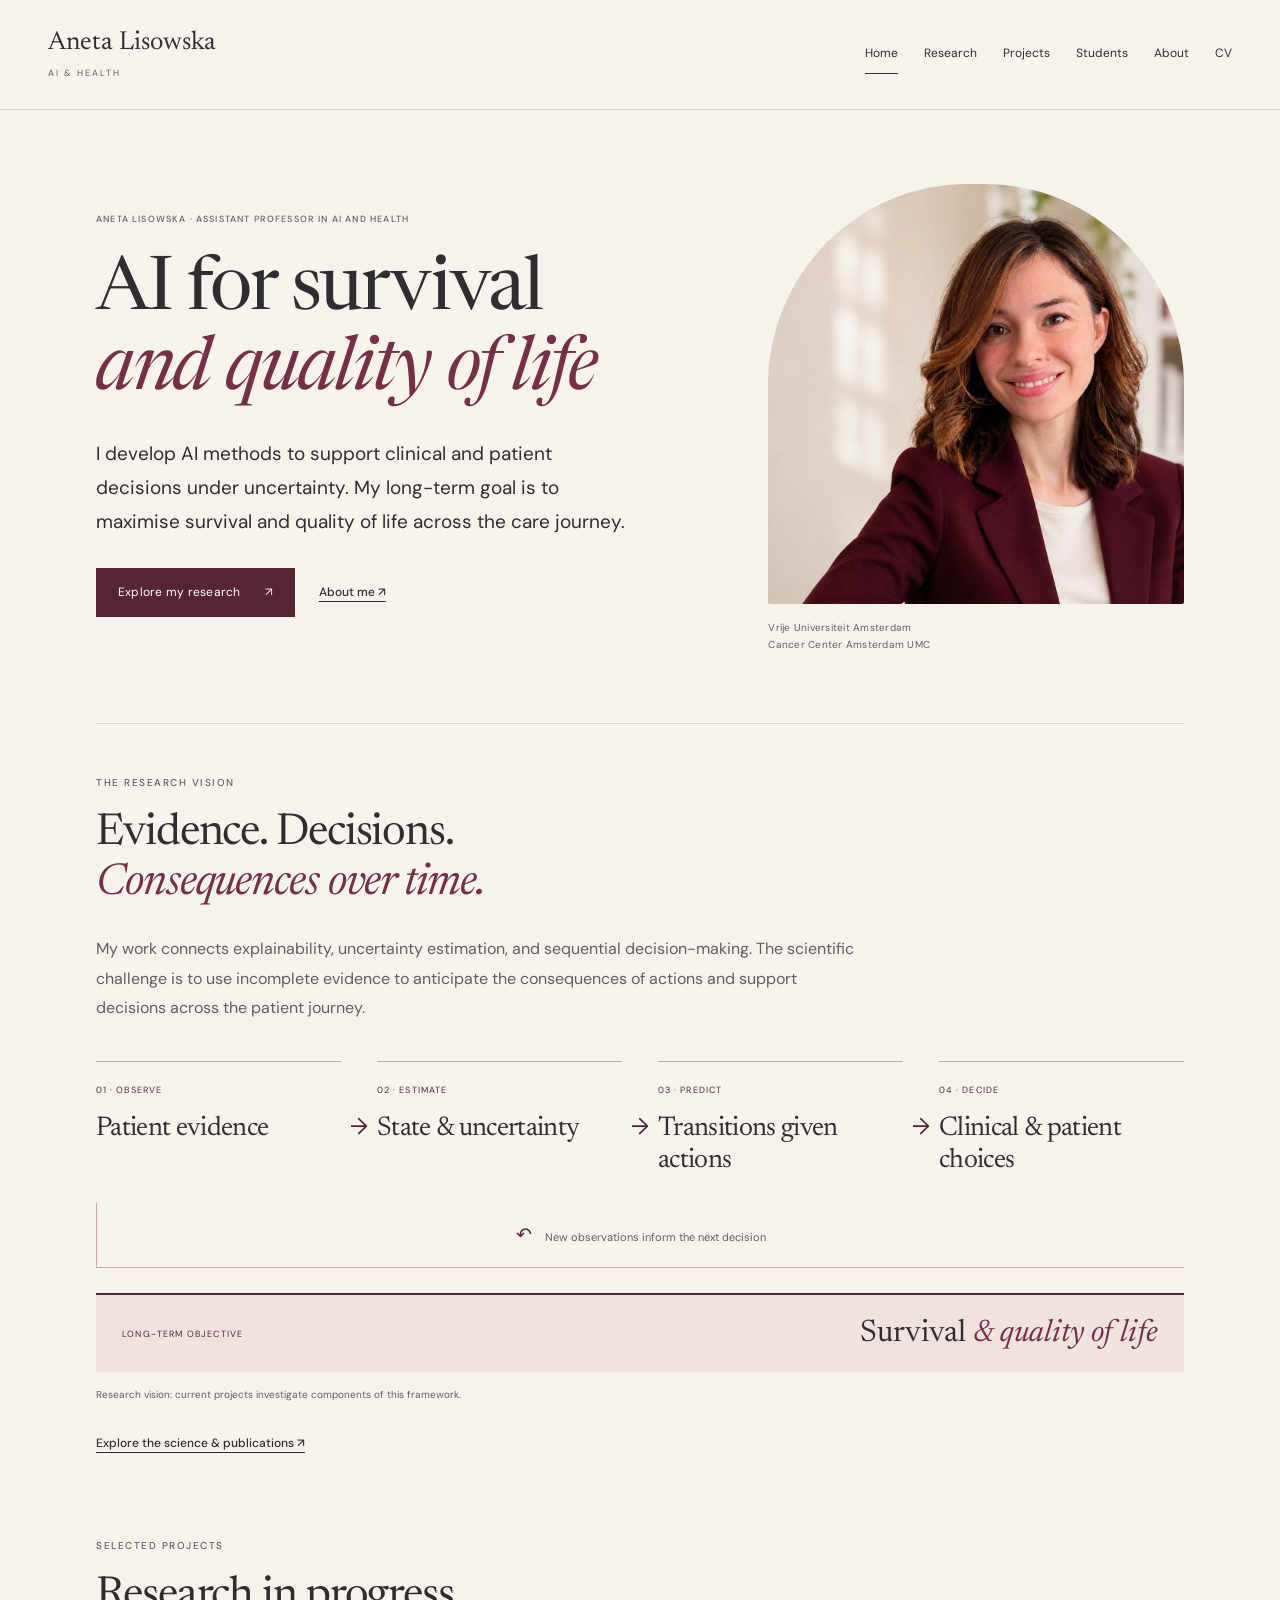
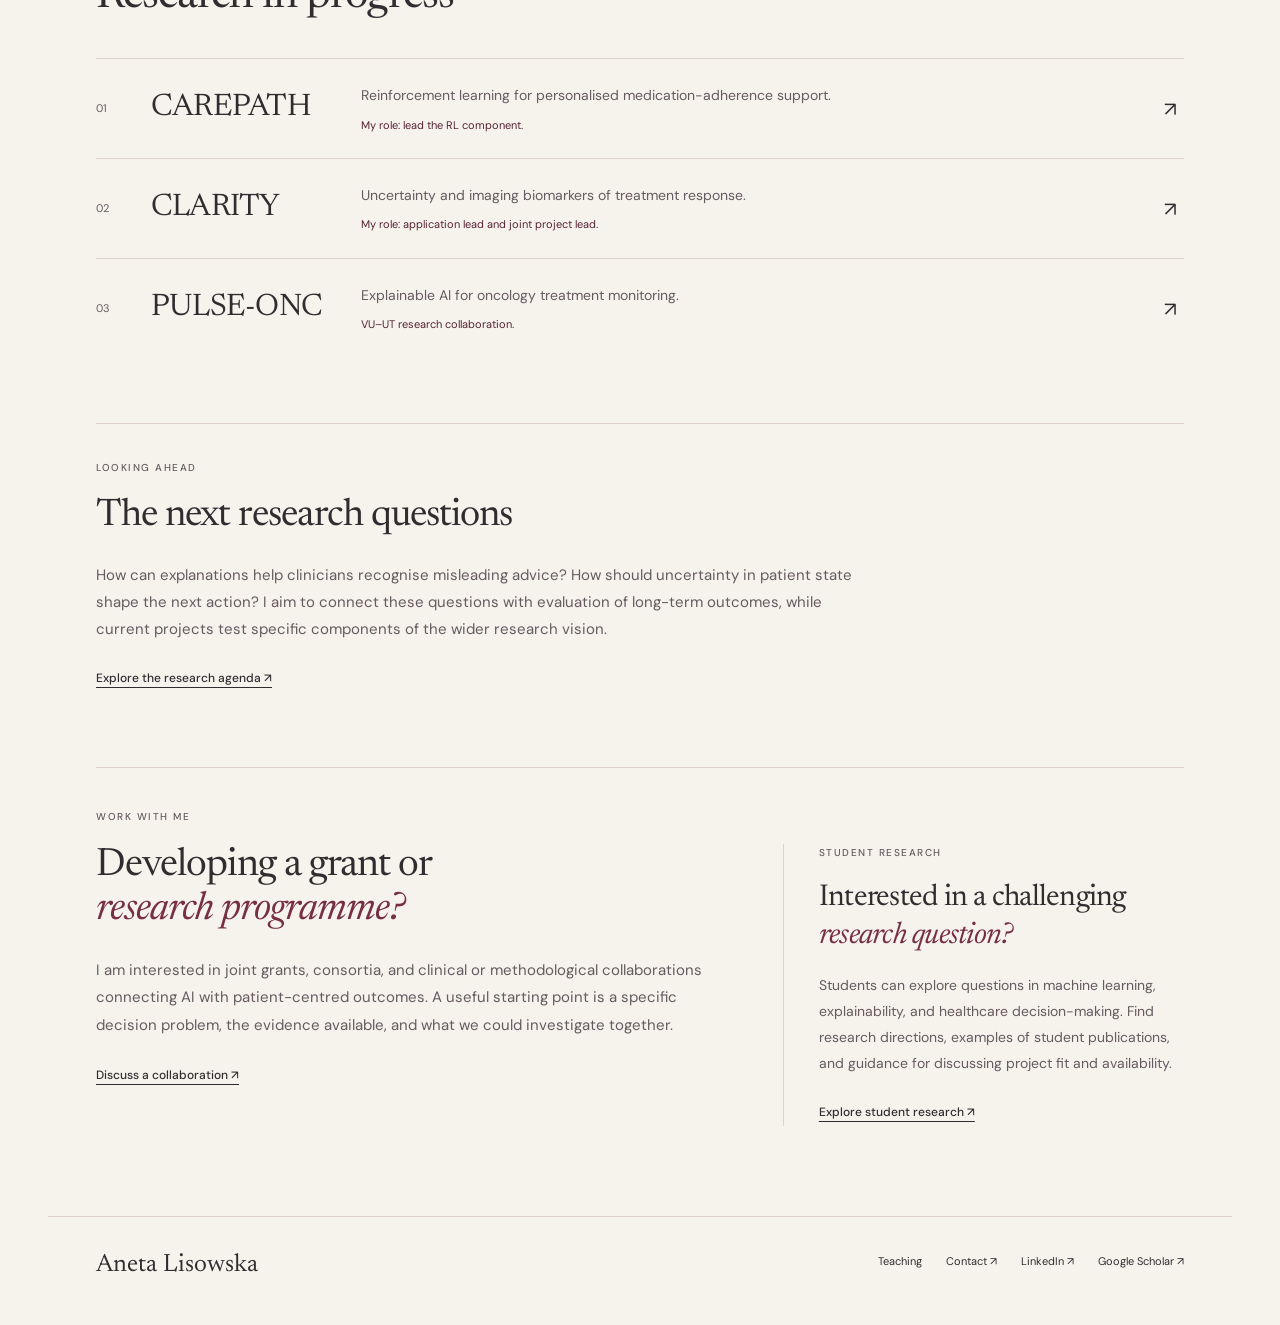
<file: index.html>
<!doctype html>
<html lang="en"><head><meta charset="utf-8"><meta name="viewport" content="width=device-width, initial-scale=1">
<title>AI for survival and quality of life | Aneta Lisowska</title><meta name="description" content="AI research for clinical and patient decisions across the care journey.">
<meta name="theme-color" content="#562435"><link rel="stylesheet" href="style.css"></head>
<body><a class="skip" href="#main">Skip to content</a>
<header><div class="header-inner"><a class="brand" href="index.html">Aneta Lisowska<span>AI &amp; Health</span></a>
<nav aria-label="Main navigation"><a href="index.html" aria-current="page">Home</a><a href="research.html">Research</a><a href="projects.html">Projects</a><a href="students.html">Students</a><a href="research-journey.html">About</a><a href="cv.html">CV</a></nav></div></header>
<main id="main"><section class="editorial-hero"><div class="hero-copy"><p class="eyebrow">Aneta Lisowska · Assistant Professor in AI and Health</p><h1>AI for survival<br><em>and quality of life</em></h1><p class="hero-intro">I develop AI methods to support clinical and patient decisions under uncertainty. My long-term goal is to maximise survival and quality of life across the care journey.</p><div class="hero-actions"><a class="button" href="research.html">Explore my research <span aria-hidden="true">↗</span></a><a class="text-link" href="research-journey.html">About me ↗</a></div></div><figure class="hero-portrait"><img src="assets/portrait-warm.webp" alt="Aneta Lisowska" width="1086" height="1448" fetchpriority="high" decoding="async"><figcaption>Vrije Universiteit Amsterdam<br>Cancer Center Amsterdam UMC</figcaption></figure></section>
<section class="signature-vision" aria-labelledby="signature-title"><div class="section-title"><p class="eyebrow">The research vision</p><h2 id="signature-title">Evidence. Decisions.<br><em>Consequences over time.</em></h2><p class="vision-copy">My work connects explainability, uncertainty estimation, and sequential decision-making. The scientific challenge is to use incomplete evidence to anticipate the consequences of actions and support decisions across the patient journey.</p></div>
<figure class="signature-diagram"><ol class="signature-flow"><li><span>01 · Observe</span><h3>Patient evidence</h3></li><li><span>02 · Estimate</span><h3>State &amp; uncertainty</h3></li><li><span>03 · Predict</span><h3>Transitions given actions</h3></li><li><span>04 · Decide</span><h3>Clinical &amp; patient choices</h3></li></ol><div class="signature-loop"><span aria-hidden="true">↶</span> New observations inform the next decision</div><div class="signature-outcome"><span>Long-term objective</span><strong>Survival <em>&amp; quality of life</em></strong></div><figcaption>Research vision: current projects investigate components of this framework.</figcaption></figure><a class="text-link" href="research.html">Explore the science &amp; publications ↗</a></section>
<section class="compact-projects" aria-labelledby="projects-title"><div class="section-title"><p class="eyebrow">Selected projects</p><h2 id="projects-title">Research in progress</h2></div><a href="projects.html#carepath"><span>01</span><h3>CAREPATH</h3><p>Reinforcement learning for personalised medication-adherence support.<small>My role: lead the RL component.</small></p><b aria-hidden="true">↗</b></a><a href="projects.html#clarity"><span>02</span><h3>CLARITY</h3><p>Uncertainty and imaging biomarkers of treatment response.<small>My role: application lead and joint project lead.</small></p><b aria-hidden="true">↗</b></a><a href="projects.html#pulse-onc"><span>03</span><h3>PULSE-ONC</h3><p>Explainable AI for oncology treatment monitoring.<small>VU–UT research collaboration.</small></p><b aria-hidden="true">↗</b></a></section>
<section class="home-agenda"><p class="eyebrow">Looking ahead</p><h2>The next research questions</h2><p>How can explanations help clinicians recognise misleading advice? How should uncertainty in patient state shape the next action? I aim to connect these questions with evaluation of long-term outcomes, while current projects test specific components of the wider research vision.</p><a class="text-link" href="research.html#agenda">Explore the research agenda ↗</a></section>
<section class="home-invitation audience-invitation"><p class="eyebrow">Work with me</p><div class="audience-routes"><article><h2>Developing a grant or<br><em>research programme?</em></h2><p>I am interested in joint grants, consortia, and clinical or methodological collaborations connecting AI with patient-centred outcomes. A useful starting point is a specific decision problem, the evidence available, and what we could investigate together.</p><a class="text-link" href="mailto:a.j.lisowska@vu.nl?subject=Research%20collaboration">Discuss a collaboration ↗</a></article><article class="student-route"><p class="eyebrow">Student research</p><h3>Interested in a challenging<br><em>research question?</em></h3><p>Students can explore questions in machine learning, explainability, and healthcare decision-making. Find research directions, examples of student publications, and guidance for discussing project fit and availability.</p><a class="text-link" href="students.html#prospective-students">Explore student research ↗</a></article></div></section></main>
<footer><div><strong>Aneta Lisowska</strong><p>AI &amp; Health · Amsterdam</p></div><div class="footer-links"><a href="teaching.html">Teaching</a><a href="mailto:a.j.lisowska@vu.nl">Contact ↗</a><a href="https://www.linkedin.com/in/anetajl/">LinkedIn ↗</a><a href="https://scholar.google.com/citations?user=-hXV9EsAAAAJ&amp;hl=en">Google Scholar ↗</a></div></footer>
</body></html>
</file>
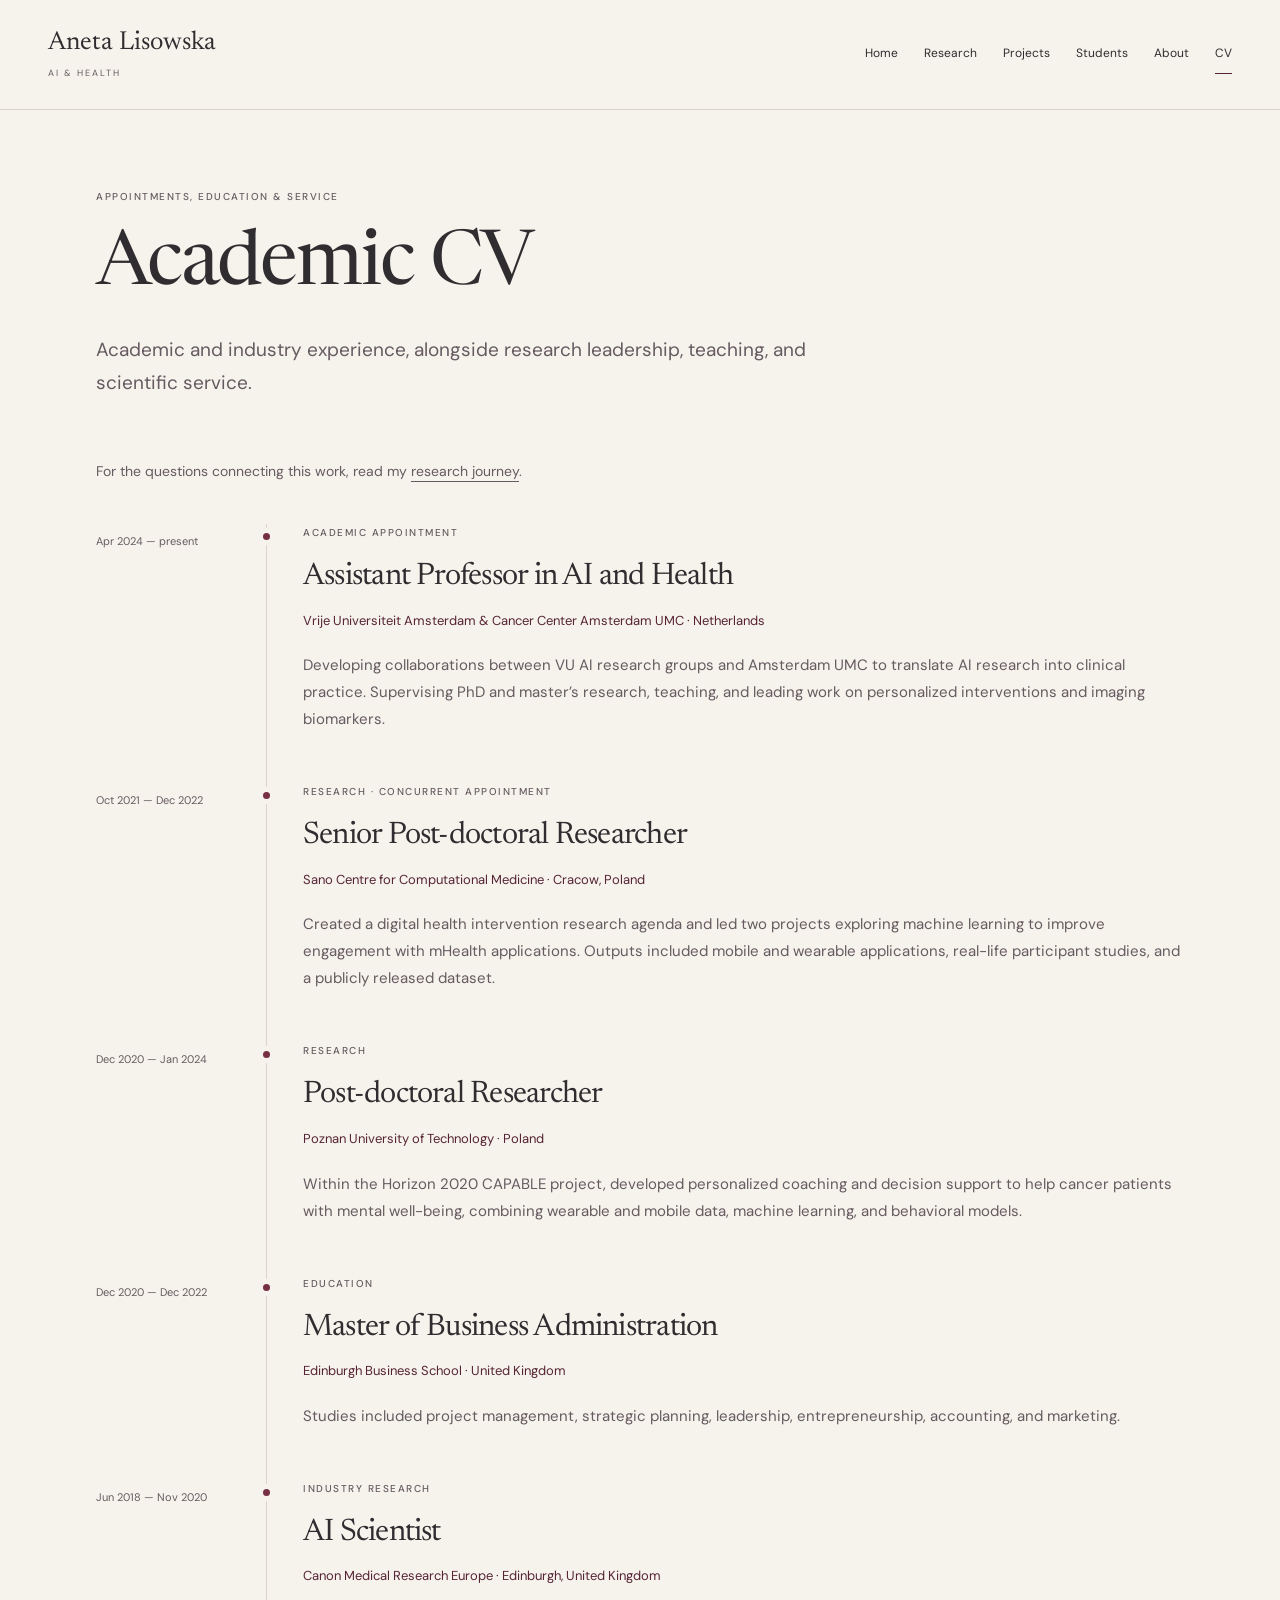
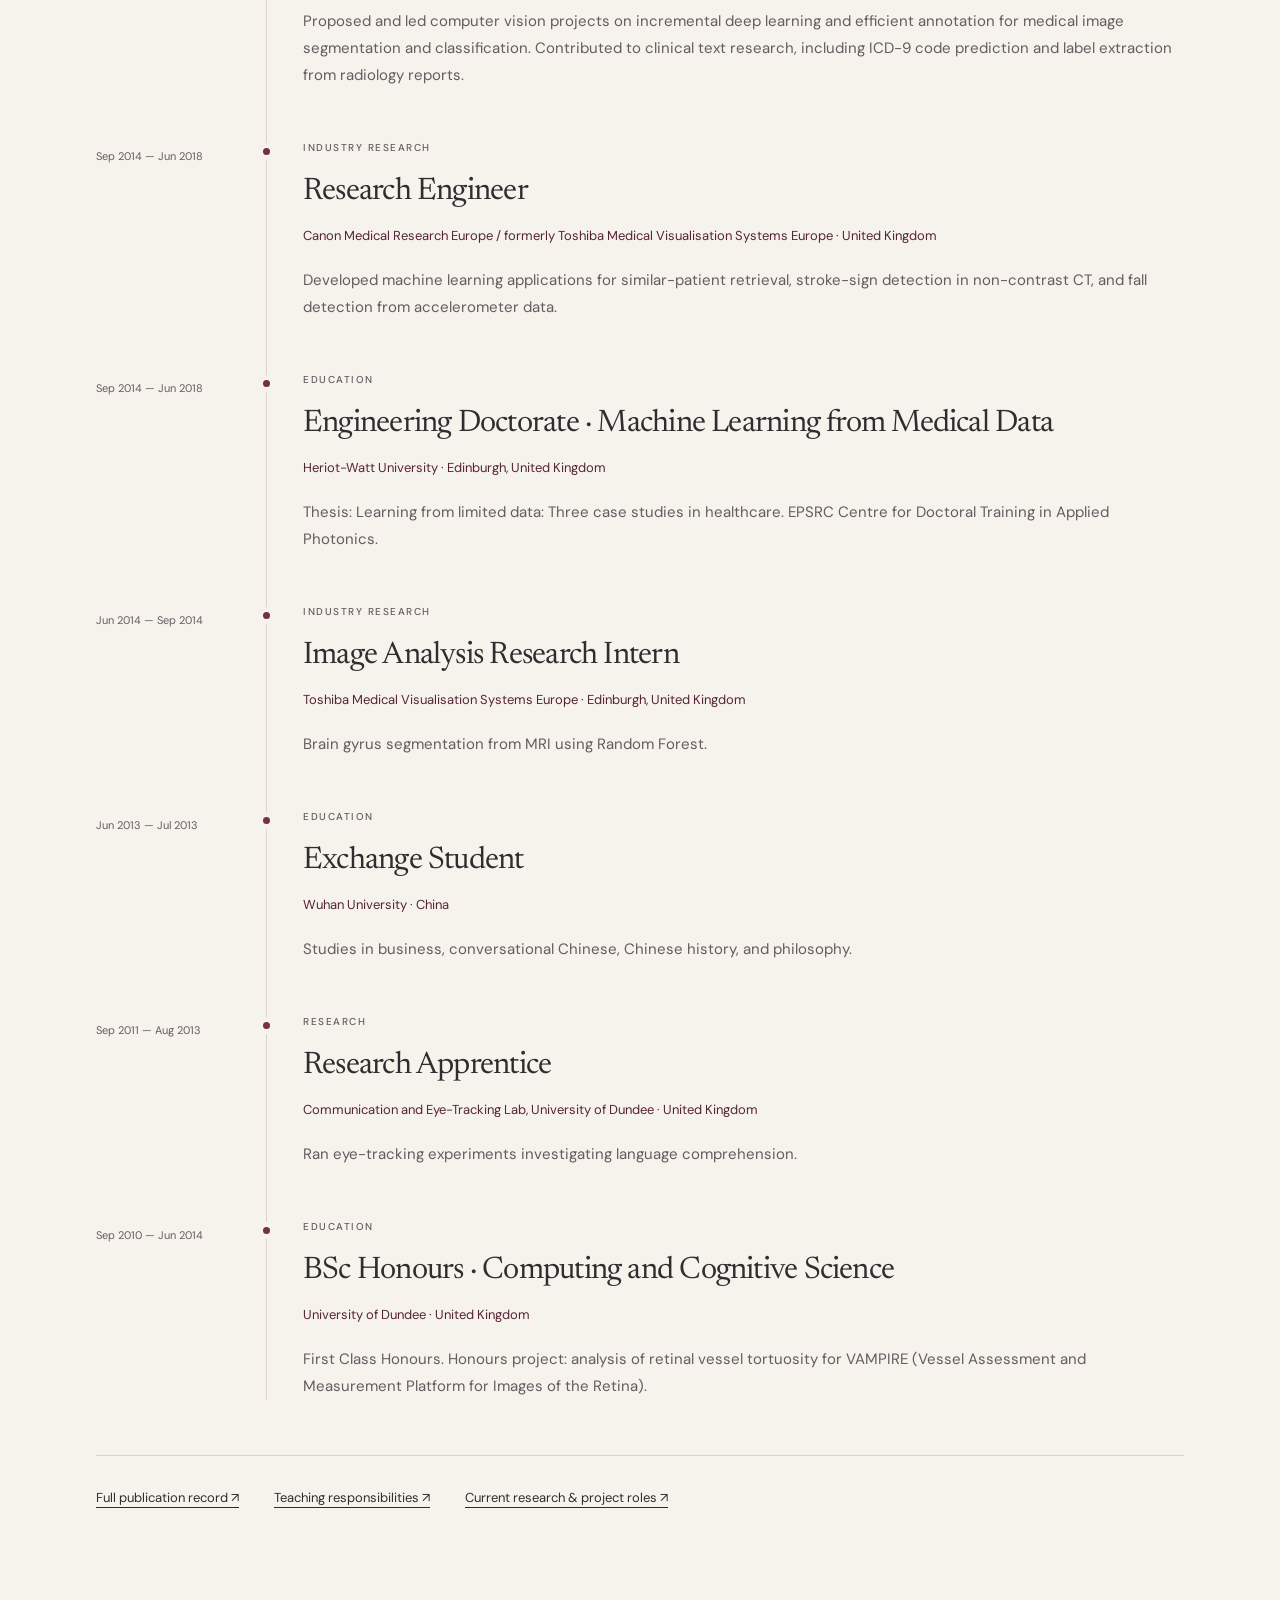
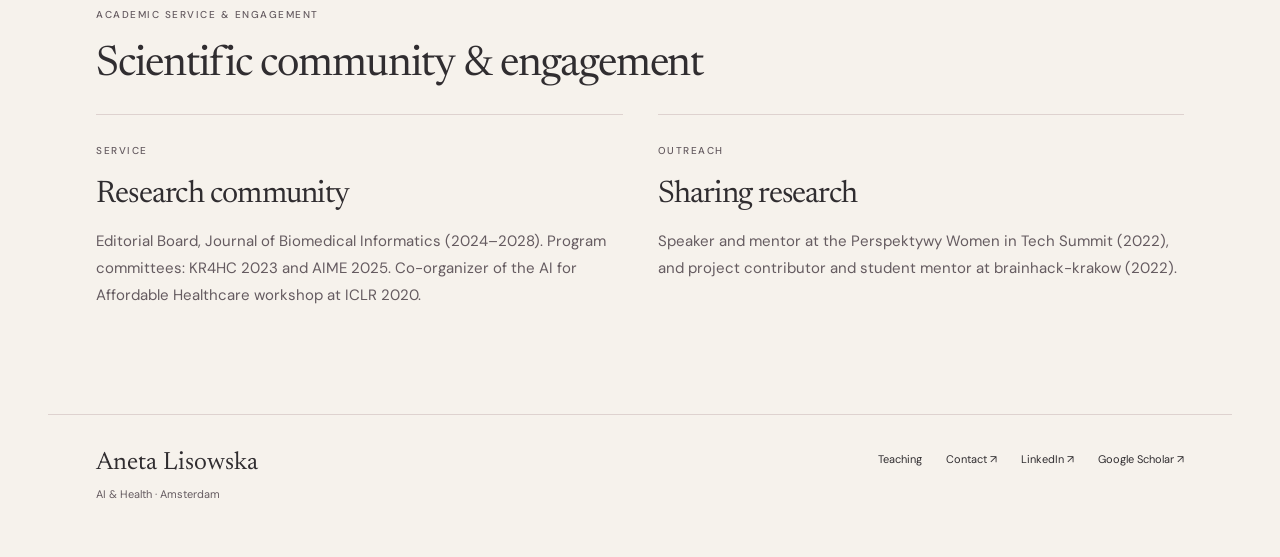
<file: cv.html>
<!doctype html>
<html lang="en"><head><meta charset="utf-8"><meta name="viewport" content="width=device-width, initial-scale=1">
<title>Academic CV | Aneta Lisowska</title><meta name="description" content="Academic and industry experience, alongside research leadership, teaching, and scientific service.">
<meta name="theme-color" content="#562435"><link rel="stylesheet" href="style.css"></head>
<body><a class="skip" href="#main">Skip to content</a>
<header><div class="header-inner"><a class="brand" href="index.html">Aneta Lisowska<span>AI &amp; Health</span></a>
<nav aria-label="Main navigation"><a href="index.html">Home</a><a href="research.html">Research</a><a href="projects.html">Projects</a><a href="students.html">Students</a><a href="research-journey.html">About</a><a href="cv.html" aria-current="page">CV</a></nav></div></header>
<main id="main"><section class="page-heading"><p class="eyebrow">Appointments, education & service</p><h1>Academic CV</h1><p class="intro">Academic and industry experience, alongside research leadership, teaching, and scientific service.</p></section><p class="cv-context">For the questions connecting this work, read my <a href="research-journey.html">research journey</a>.</p><ol class="timeline"><li><div class="timeline-date">Apr 2024 — present</div><article><p class="eyebrow">Academic appointment</p><h2>Assistant Professor in AI and Health</h2><p class="institution">Vrije Universiteit Amsterdam & Cancer Center Amsterdam UMC · Netherlands</p><p>Developing collaborations between VU AI research groups and Amsterdam UMC to translate AI research into clinical practice. Supervising PhD and master’s research, teaching, and leading work on personalized interventions and imaging biomarkers.</p></article></li><li><div class="timeline-date">Oct 2021 — Dec 2022</div><article><p class="eyebrow">Research · concurrent appointment</p><h2>Senior Post-doctoral Researcher</h2><p class="institution">Sano Centre for Computational Medicine · Cracow, Poland</p><p>Created a digital health intervention research agenda and led two projects exploring machine learning to improve engagement with mHealth applications. Outputs included mobile and wearable applications, real-life participant studies, and a publicly released dataset.</p></article></li><li><div class="timeline-date">Dec 2020 — Jan 2024</div><article><p class="eyebrow">Research</p><h2>Post-doctoral Researcher</h2><p class="institution">Poznan University of Technology · Poland</p><p>Within the Horizon 2020 CAPABLE project, developed personalized coaching and decision support to help cancer patients with mental well-being, combining wearable and mobile data, machine learning, and behavioral models.</p></article></li><li><div class="timeline-date">Dec 2020 — Dec 2022</div><article><p class="eyebrow">Education</p><h2>Master of Business Administration</h2><p class="institution">Edinburgh Business School · United Kingdom</p><p>Studies included project management, strategic planning, leadership, entrepreneurship, accounting, and marketing.</p></article></li><li><div class="timeline-date">Jun 2018 — Nov 2020</div><article><p class="eyebrow">Industry research</p><h2>AI Scientist</h2><p class="institution">Canon Medical Research Europe · Edinburgh, United Kingdom</p><p>Proposed and led computer vision projects on incremental deep learning and efficient annotation for medical image segmentation and classification. Contributed to clinical text research, including ICD-9 code prediction and label extraction from radiology reports.</p></article></li><li><div class="timeline-date">Sep 2014 — Jun 2018</div><article><p class="eyebrow">Industry research</p><h2>Research Engineer</h2><p class="institution">Canon Medical Research Europe / formerly Toshiba Medical Visualisation Systems Europe · United Kingdom</p><p>Developed machine learning applications for similar-patient retrieval, stroke-sign detection in non-contrast CT, and fall detection from accelerometer data.</p></article></li><li><div class="timeline-date">Sep 2014 — Jun 2018</div><article><p class="eyebrow">Education</p><h2>Engineering Doctorate · Machine Learning from Medical Data</h2><p class="institution">Heriot-Watt University · Edinburgh, United Kingdom</p><p>Thesis: Learning from limited data: Three case studies in healthcare. EPSRC Centre for Doctoral Training in Applied Photonics.</p></article></li><li><div class="timeline-date">Jun 2014 — Sep 2014</div><article><p class="eyebrow">Industry research</p><h2>Image Analysis Research Intern</h2><p class="institution">Toshiba Medical Visualisation Systems Europe · Edinburgh, United Kingdom</p><p>Brain gyrus segmentation from MRI using Random Forest.</p></article></li><li><div class="timeline-date">Jun 2013 — Jul 2013</div><article><p class="eyebrow">Education</p><h2>Exchange Student</h2><p class="institution">Wuhan University · China</p><p>Studies in business, conversational Chinese, Chinese history, and philosophy.</p></article></li><li><div class="timeline-date">Sep 2011 — Aug 2013</div><article><p class="eyebrow">Research</p><h2>Research Apprentice</h2><p class="institution">Communication and Eye-Tracking Lab, University of Dundee · United Kingdom</p><p>Ran eye-tracking experiments investigating language comprehension.</p></article></li><li><div class="timeline-date">Sep 2010 — Jun 2014</div><article><p class="eyebrow">Education</p><h2>BSc Honours · Computing and Cognitive Science</h2><p class="institution">University of Dundee · United Kingdom</p><p>First Class Honours. Honours project: analysis of retinal vessel tortuosity for VAMPIRE (Vessel Assessment and Measurement Platform for Images of the Retina).</p></article></li></ol><div class="cv-resources"><a href="https://scholar.google.com/citations?user=-hXV9EsAAAAJ&amp;hl=en">Full publication record ↗</a><a href="teaching.html">Teaching responsibilities ↗</a><a href="projects.html">Current research &amp; project roles ↗</a></div>
<section class="section"><p class="eyebrow">Academic service & engagement</p><h2>Scientific community & engagement</h2><div class="grid two"><article class="card"><p class="eyebrow">Service</p><h2>Research community</h2><p>Editorial Board, Journal of Biomedical Informatics (2024–2028). Program committees: KR4HC 2023 and AIME 2025. Co-organizer of the AI for Affordable Healthcare workshop at ICLR 2020.</p></article><article class="card"><p class="eyebrow">Outreach</p><h2>Sharing research</h2><p>Speaker and mentor at the Perspektywy Women in Tech Summit (2022), and project contributor and student mentor at brainhack-krakow (2022).</p></article></div></section></main>
<footer><div><strong>Aneta Lisowska</strong><p>AI &amp; Health · Amsterdam</p></div><div class="footer-links"><a href="teaching.html">Teaching</a><a href="mailto:a.j.lisowska@vu.nl">Contact ↗</a><a href="https://www.linkedin.com/in/anetajl/">LinkedIn ↗</a><a href="https://scholar.google.com/citations?user=-hXV9EsAAAAJ&amp;hl=en">Google Scholar ↗</a></div></footer>
</body></html>
</file>
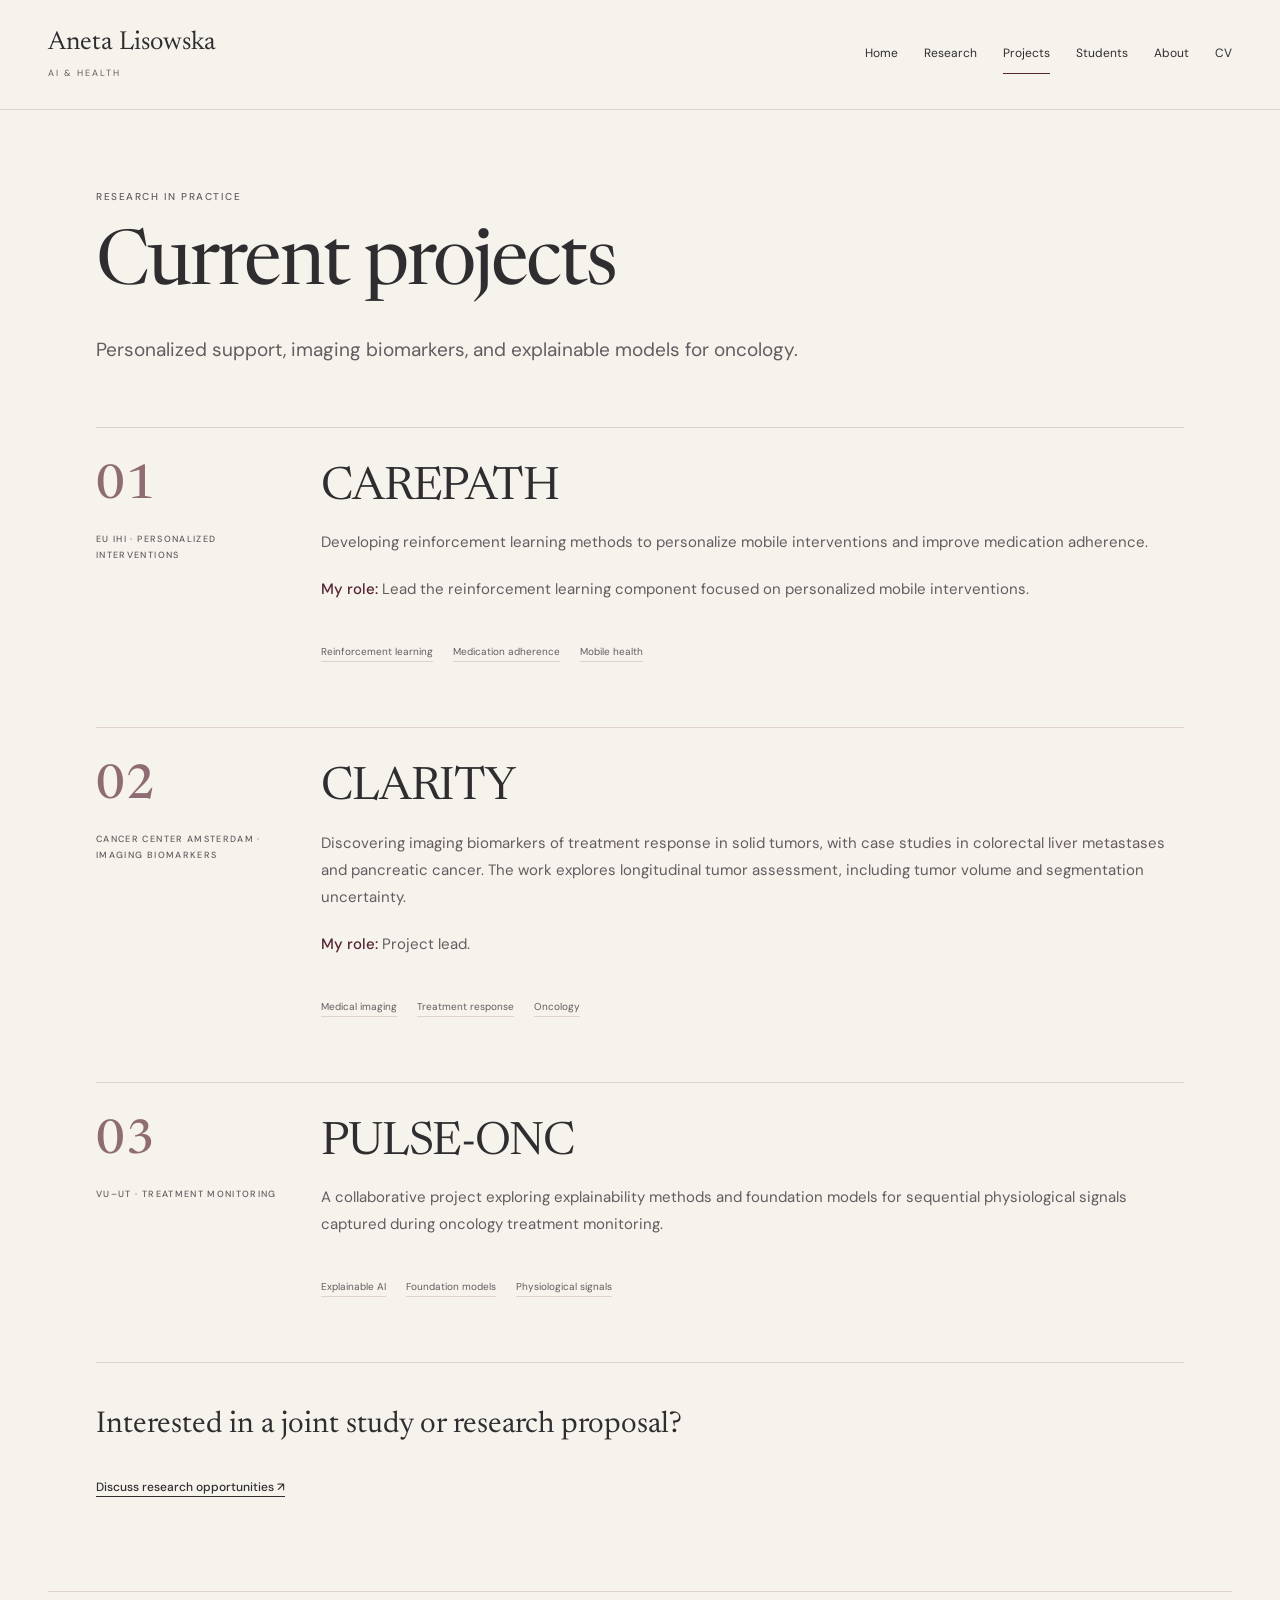
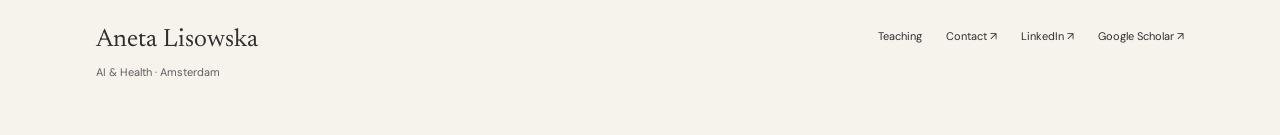
<file: projects.html>
<!doctype html>
<html lang="en"><head><meta charset="utf-8"><meta name="viewport" content="width=device-width, initial-scale=1">
<title>Current projects | Aneta Lisowska</title><meta name="description" content="Personalized support, imaging biomarkers, and explainable models for oncology.">
<meta name="theme-color" content="#562435"><link rel="stylesheet" href="style.css"></head>
<body><a class="skip" href="#main">Skip to content</a>
<header><div class="header-inner"><a class="brand" href="index.html">Aneta Lisowska<span>AI &amp; Health</span></a>
<nav aria-label="Main navigation"><a href="index.html">Home</a><a href="research.html">Research</a><a href="projects.html" aria-current="page">Projects</a><a href="students.html">Students</a><a href="research-journey.html">About</a><a href="cv.html">CV</a></nav></div></header>
<main id="main"><section class="page-heading"><p class="eyebrow">Research in practice</p><h1>Current projects</h1><p class="intro">Personalized support, imaging biomarkers, and explainable models for oncology.</p></section><div class="project-list"><div id="carepath" class="project-anchor"><article class="card"><p class="eyebrow">EU IHI · Personalized interventions</p><h2>CAREPATH</h2><p>Developing reinforcement learning methods to personalize mobile interventions and improve medication adherence.</p><p class="role"><strong>My role:</strong> Lead the reinforcement learning component focused on personalized mobile interventions.</p><div class="tags"><span>Reinforcement learning</span><span>Medication adherence</span><span>Mobile health</span></div></article></div><div id="clarity" class="project-anchor"><article class="card"><p class="eyebrow">Cancer Center Amsterdam · Imaging biomarkers</p><h2>CLARITY</h2><p>Discovering imaging biomarkers of treatment response in solid tumors, with case studies in colorectal liver metastases and pancreatic cancer. The work explores longitudinal tumor assessment, including tumor volume and segmentation uncertainty.</p><p class="role"><strong>My role:</strong> Project lead.</p><div class="tags"><span>Medical imaging</span><span>Treatment response</span><span>Oncology</span></div></article></div><div id="pulse-onc" class="project-anchor"><article class="card"><p class="eyebrow">VU–UT · Treatment monitoring</p><h2>PULSE-ONC</h2><p>A collaborative project exploring explainability methods and foundation models for sequential physiological signals captured during oncology treatment monitoring.</p><div class="tags"><span>Explainable AI</span><span>Foundation models</span><span>Physiological signals</span></div></article></div></div><section class="project-contact"><p>Interested in a joint study or research proposal?</p><a class="text-link" href="mailto:a.j.lisowska@vu.nl">Discuss research opportunities ↗</a></section></main>
<footer><div><strong>Aneta Lisowska</strong><p>AI &amp; Health · Amsterdam</p></div><div class="footer-links"><a href="teaching.html">Teaching</a><a href="mailto:a.j.lisowska@vu.nl">Contact ↗</a><a href="https://www.linkedin.com/in/anetajl/">LinkedIn ↗</a><a href="https://scholar.google.com/citations?user=-hXV9EsAAAAJ&amp;hl=en">Google Scholar ↗</a></div></footer>
</body></html>
</file>
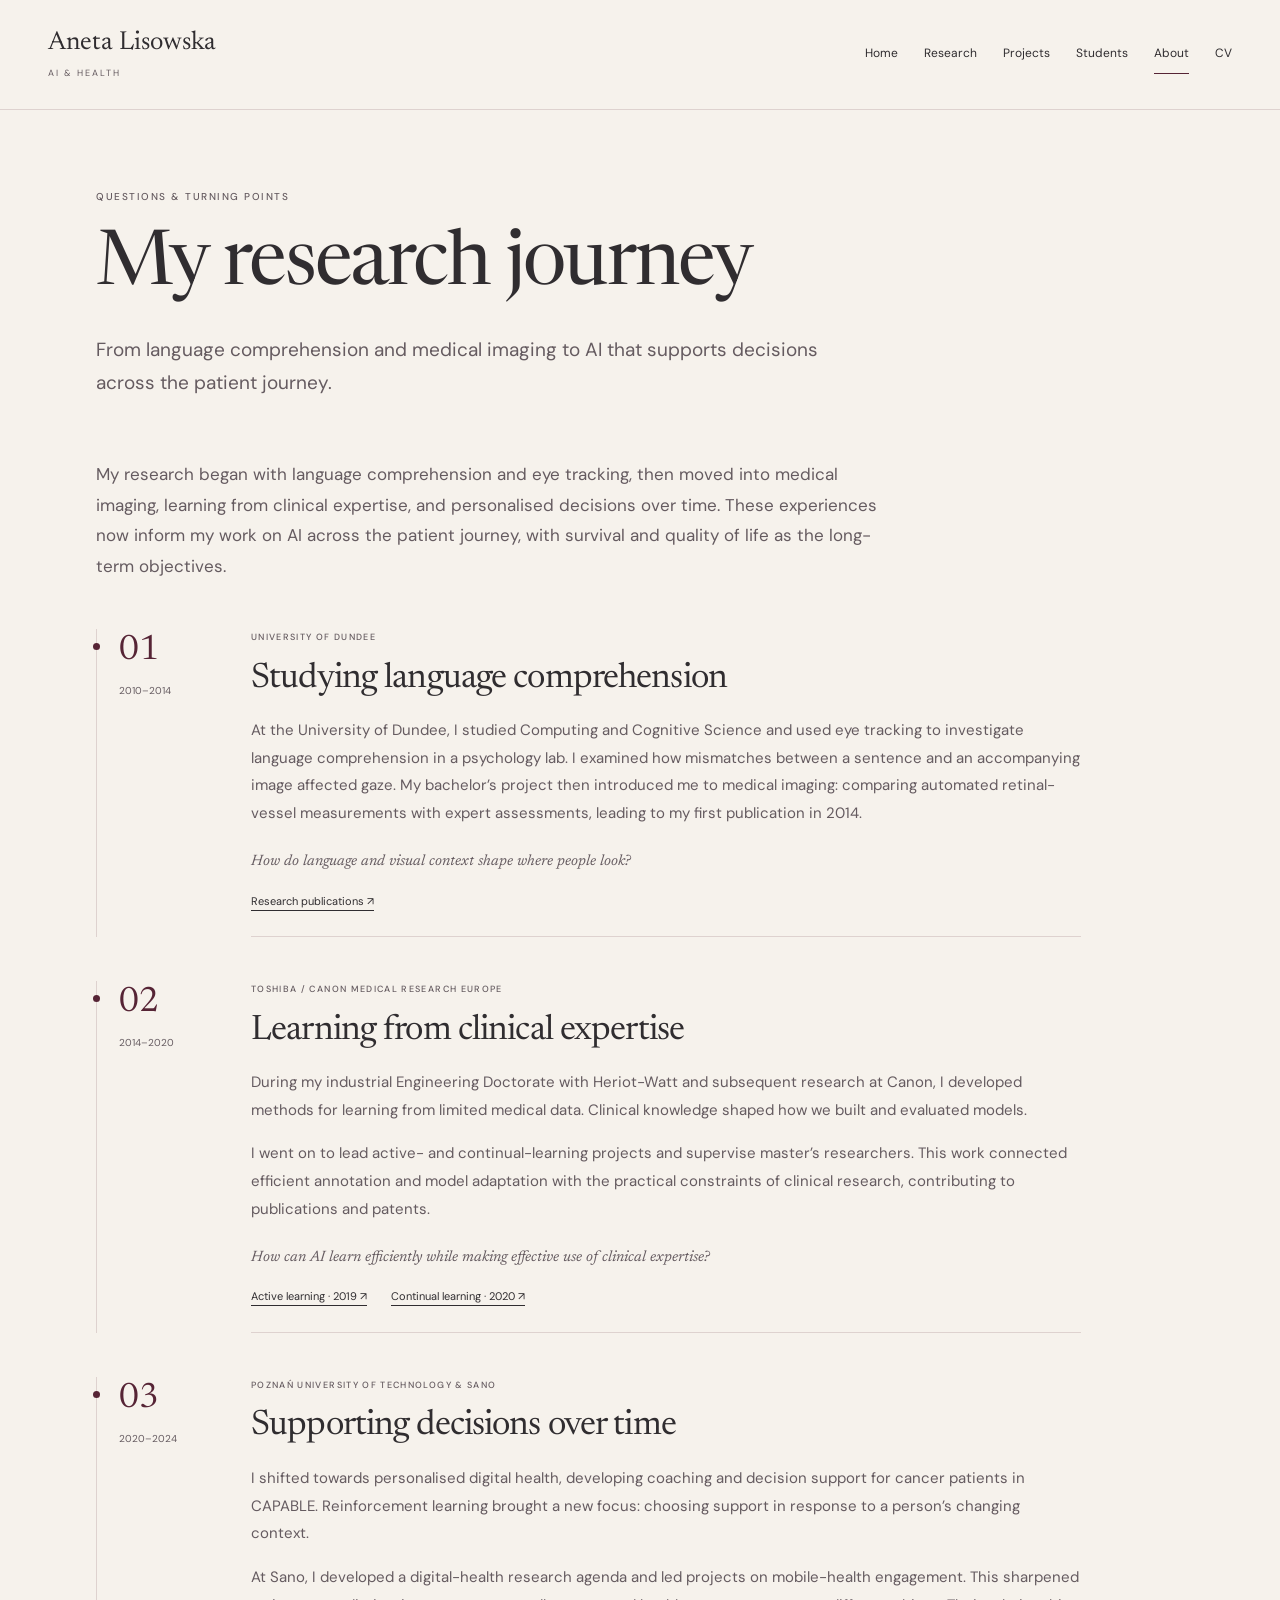
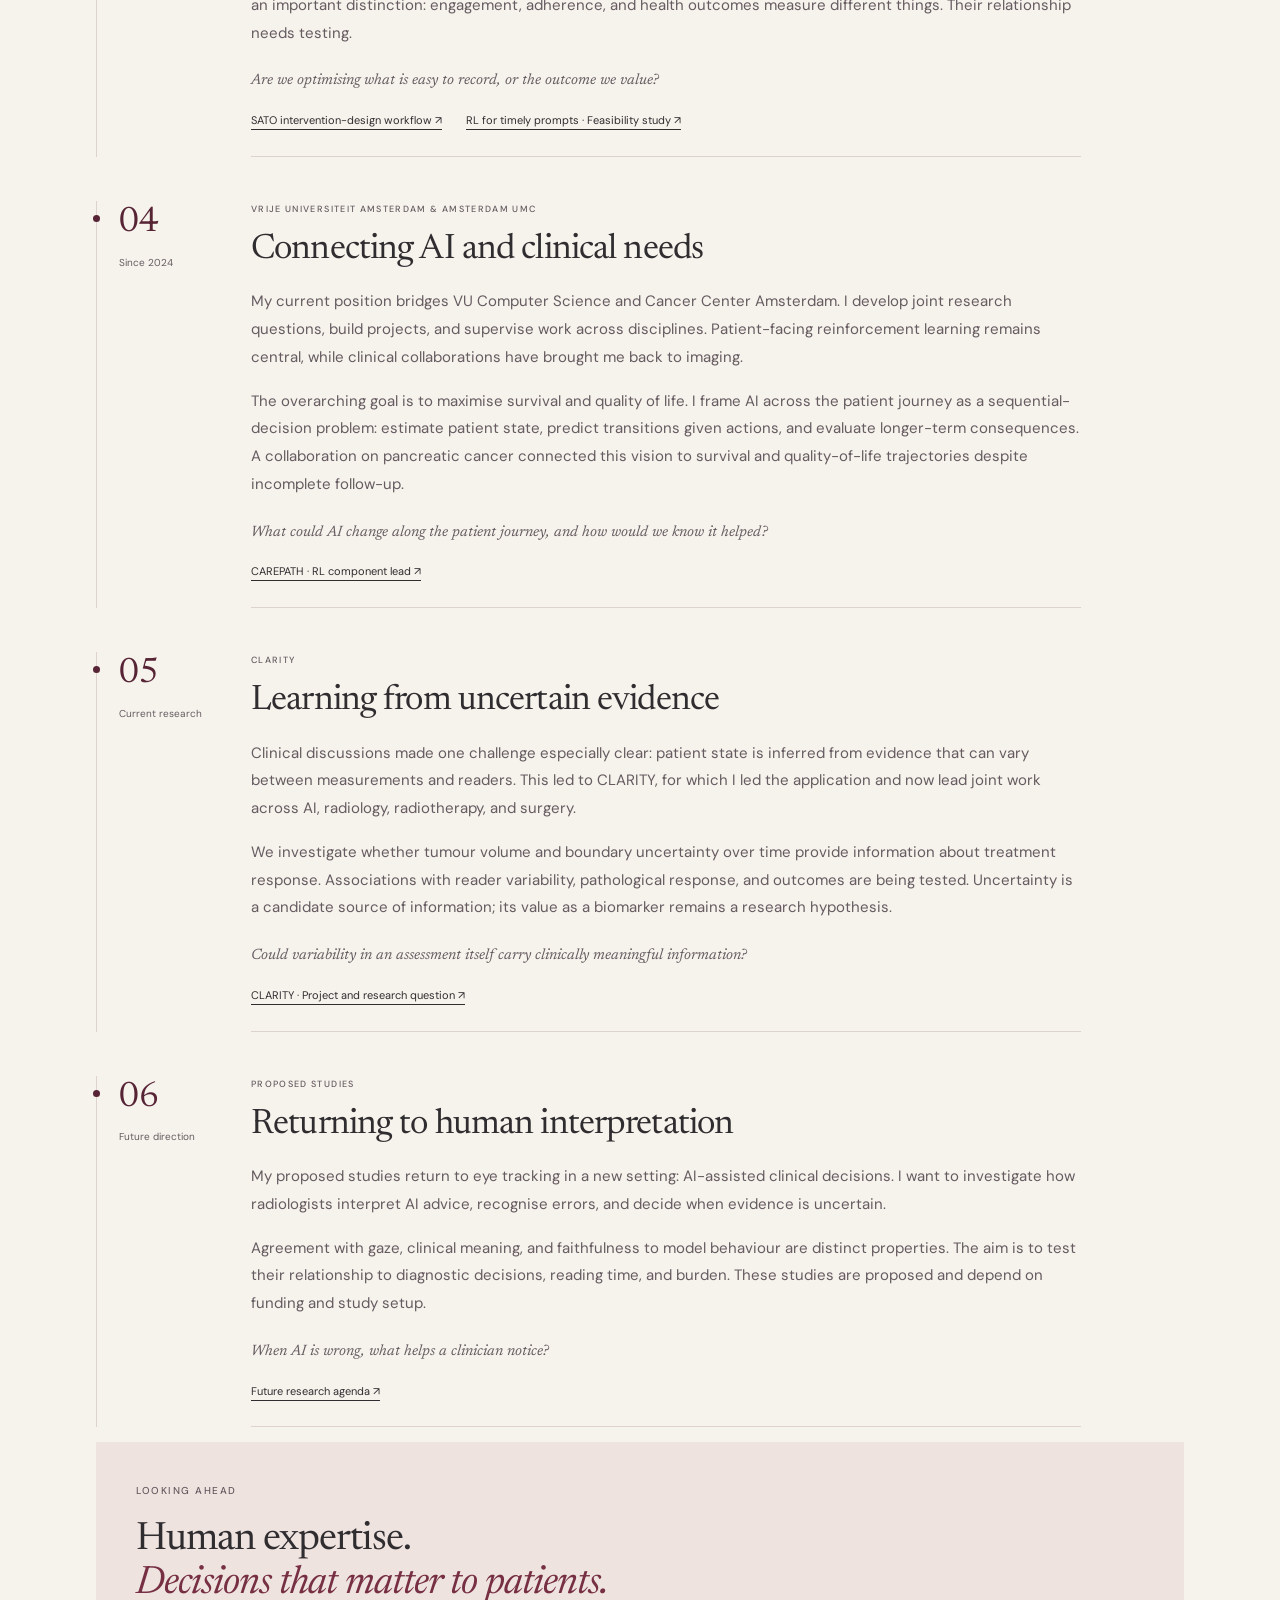
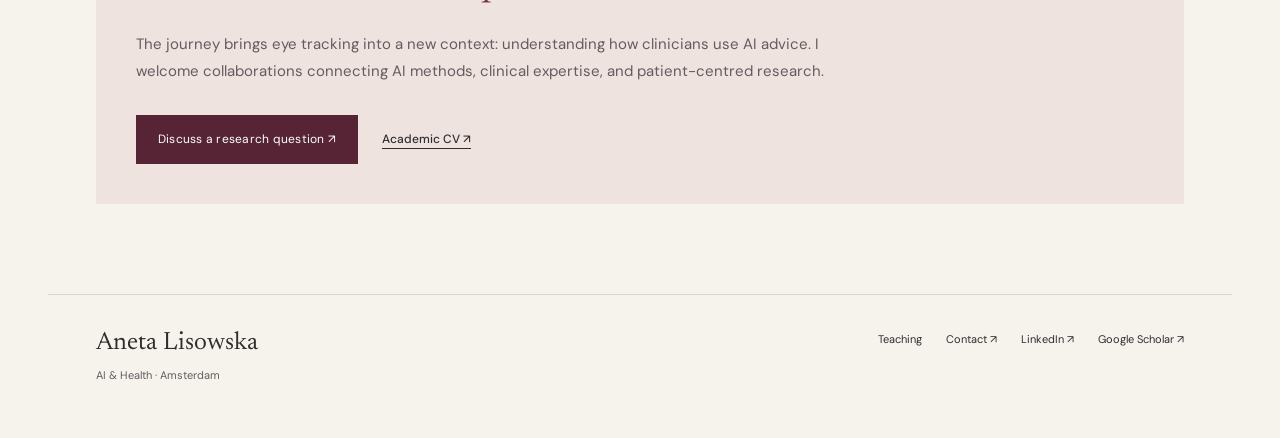
<file: research-journey.html>
<!doctype html>
<html lang="en"><head><meta charset="utf-8"><meta name="viewport" content="width=device-width, initial-scale=1">
<title>My research journey | Aneta Lisowska</title><meta name="description" content="From language comprehension and medical imaging to AI that supports decisions across the patient journey.">
<meta name="theme-color" content="#562435"><link rel="stylesheet" href="style.css"></head>
<body><a class="skip" href="#main">Skip to content</a>
<header><div class="header-inner"><a class="brand" href="index.html">Aneta Lisowska<span>AI &amp; Health</span></a>
<nav aria-label="Main navigation"><a href="index.html">Home</a><a href="research.html">Research</a><a href="projects.html">Projects</a><a href="students.html">Students</a><a href="research-journey.html" aria-current="page">About</a><a href="cv.html">CV</a></nav></div></header>
<main id="main"><section class="page-heading"><p class="eyebrow">Questions & turning points</p><h1>My research journey</h1><p class="intro">From language comprehension and medical imaging to AI that supports decisions across the patient journey.</p></section><section class="journey-opening concise-opening"><p>My research began with language comprehension and eye tracking, then moved into medical imaging, learning from clinical expertise, and personalised decisions over time. These experiences now inform my work on AI across the patient journey, with survival and quality of life as the long-term objectives.</p></section><ol class="narrative-journey concise-journey"><li id="interpretation"><div class="chapter-margin"><span class="chapter-number">01</span><p>2010–2014</p></div><article><p class="eyebrow">University of Dundee</p><h2>Studying language comprehension</h2><p>At the University of Dundee, I studied Computing and Cognitive Science and used eye tracking to investigate language comprehension in a psychology lab. I examined how mismatches between a sentence and an accompanying image affected gaze. My bachelor’s project then introduced me to medical imaging: comparing automated retinal-vessel measurements with expert assessments, leading to my first publication in 2014.</p><p class="journey-question">How do language and visual context shape where people look?</p><div class="journey-evidence"><a href="https://scholar.google.com/citations?user=-hXV9EsAAAAJ&amp;hl=en">Research publications ↗</a></div></article></li><li id="clinical-learning"><div class="chapter-margin"><span class="chapter-number">02</span><p>2014–2020</p></div><article><p class="eyebrow">Toshiba / Canon Medical Research Europe</p><h2>Learning from clinical expertise</h2><p>During my industrial Engineering Doctorate with Heriot-Watt and subsequent research at Canon, I developed methods for learning from limited medical data. Clinical knowledge shaped how we built and evaluated models.</p><p>I went on to lead active- and continual-learning projects and supervise master’s researchers. This work connected efficient annotation and model adaptation with the practical constraints of clinical research, contributing to publications and patents.</p><p class="journey-question">How can AI learn efficiently while making effective use of clinical expertise?</p><div class="journey-evidence"><a href="https://research.vu.nl/en/publications/comparison-of-active-learning-strategies-applied-to-lung-nodule-s/">Active learning · 2019 ↗</a> <a href="https://arxiv.org/abs/2008.05557">Continual learning · 2020 ↗</a></div></article></li><li id="personalised-support"><div class="chapter-margin"><span class="chapter-number">03</span><p>2020–2024</p></div><article><p class="eyebrow">Poznań University of Technology & Sano</p><h2>Supporting decisions over time</h2><p>I shifted towards personalised digital health, developing coaching and decision support for cancer patients in CAPABLE. Reinforcement learning brought a new focus: choosing support in response to a person’s changing context.</p><p>At Sano, I developed a digital-health research agenda and led projects on mobile-health engagement. This sharpened an important distinction: engagement, adherence, and health outcomes measure different things. Their relationship needs testing.</p><p class="journey-question">Are we optimising what is easy to record, or the outcome we value?</p><div class="journey-evidence"><a href="https://doi.org/10.1016/j.jbi.2022.104276">SATO intervention-design workflow ↗</a> <a href="https://ceur-ws.org/Vol-3060/paper-2.pdf">RL for timely prompts · Feasibility study ↗</a></div></article></li><li id="bridge-role"><div class="chapter-margin"><span class="chapter-number">04</span><p>Since 2024</p></div><article><p class="eyebrow">Vrije Universiteit Amsterdam & Amsterdam UMC</p><h2>Connecting AI and clinical needs</h2><p>My current position bridges VU Computer Science and Cancer Center Amsterdam. I develop joint research questions, build projects, and supervise work across disciplines. Patient-facing reinforcement learning remains central, while clinical collaborations have brought me back to imaging.</p><p>The overarching goal is to maximise survival and quality of life. I frame AI across the patient journey as a sequential-decision problem: estimate patient state, predict transitions given actions, and evaluate longer-term consequences. A collaboration on pancreatic cancer connected this vision to survival and quality-of-life trajectories despite incomplete follow-up.</p><p class="journey-question">What could AI change along the patient journey, and how would we know it helped?</p><div class="journey-evidence"><a href="projects.html#carepath">CAREPATH · RL component lead ↗</a></div></article></li><li id="uncertain-state"><div class="chapter-margin"><span class="chapter-number">05</span><p>Current research</p></div><article><p class="eyebrow">CLARITY</p><h2>Learning from uncertain evidence</h2><p>Clinical discussions made one challenge especially clear: patient state is inferred from evidence that can vary between measurements and readers. This led to CLARITY, for which I led the application and now lead joint work across AI, radiology, radiotherapy, and surgery.</p><p>We investigate whether tumour volume and boundary uncertainty over time provide information about treatment response. Associations with reader variability, pathological response, and outcomes are being tested. Uncertainty is a candidate source of information; its value as a biomarker remains a research hypothesis.</p><p class="journey-question">Could variability in an assessment itself carry clinically meaningful information?</p><div class="journey-evidence"><a href="projects.html#clarity">CLARITY · Project and research question ↗</a></div></article></li><li id="return-to-gaze"><div class="chapter-margin"><span class="chapter-number">06</span><p>Future direction</p></div><article><p class="eyebrow">Proposed studies</p><h2>Returning to human interpretation</h2><p>My proposed studies return to eye tracking in a new setting: AI-assisted clinical decisions. I want to investigate how radiologists interpret AI advice, recognise errors, and decide when evidence is uncertain.</p><p>Agreement with gaze, clinical meaning, and faithfulness to model behaviour are distinct properties. The aim is to test their relationship to diagnostic decisions, reading time, and burden. These studies are proposed and depend on funding and study setup.</p><p class="journey-question">When AI is wrong, what helps a clinician notice?</p><div class="journey-evidence"><a href="research.html#agenda">Future research agenda ↗</a></div></article></li></ol><section class="journey-contact"><p class="eyebrow">Looking ahead</p><h2>Human expertise.<br><em>Decisions that matter to patients.</em></h2><p>The journey brings eye tracking into a new context: understanding how clinicians use AI advice. I welcome collaborations connecting AI methods, clinical expertise, and patient-centred research.</p><div class="hero-actions"><a class="button" href="mailto:a.j.lisowska@vu.nl?subject=Research%20collaboration">Discuss a research question ↗</a><a class="text-link" href="cv.html">Academic CV ↗</a></div></section></main>
<footer><div><strong>Aneta Lisowska</strong><p>AI &amp; Health · Amsterdam</p></div><div class="footer-links"><a href="teaching.html">Teaching</a><a href="mailto:a.j.lisowska@vu.nl">Contact ↗</a><a href="https://www.linkedin.com/in/anetajl/">LinkedIn ↗</a><a href="https://scholar.google.com/citations?user=-hXV9EsAAAAJ&amp;hl=en">Google Scholar ↗</a></div></footer>
</body></html>
</file>
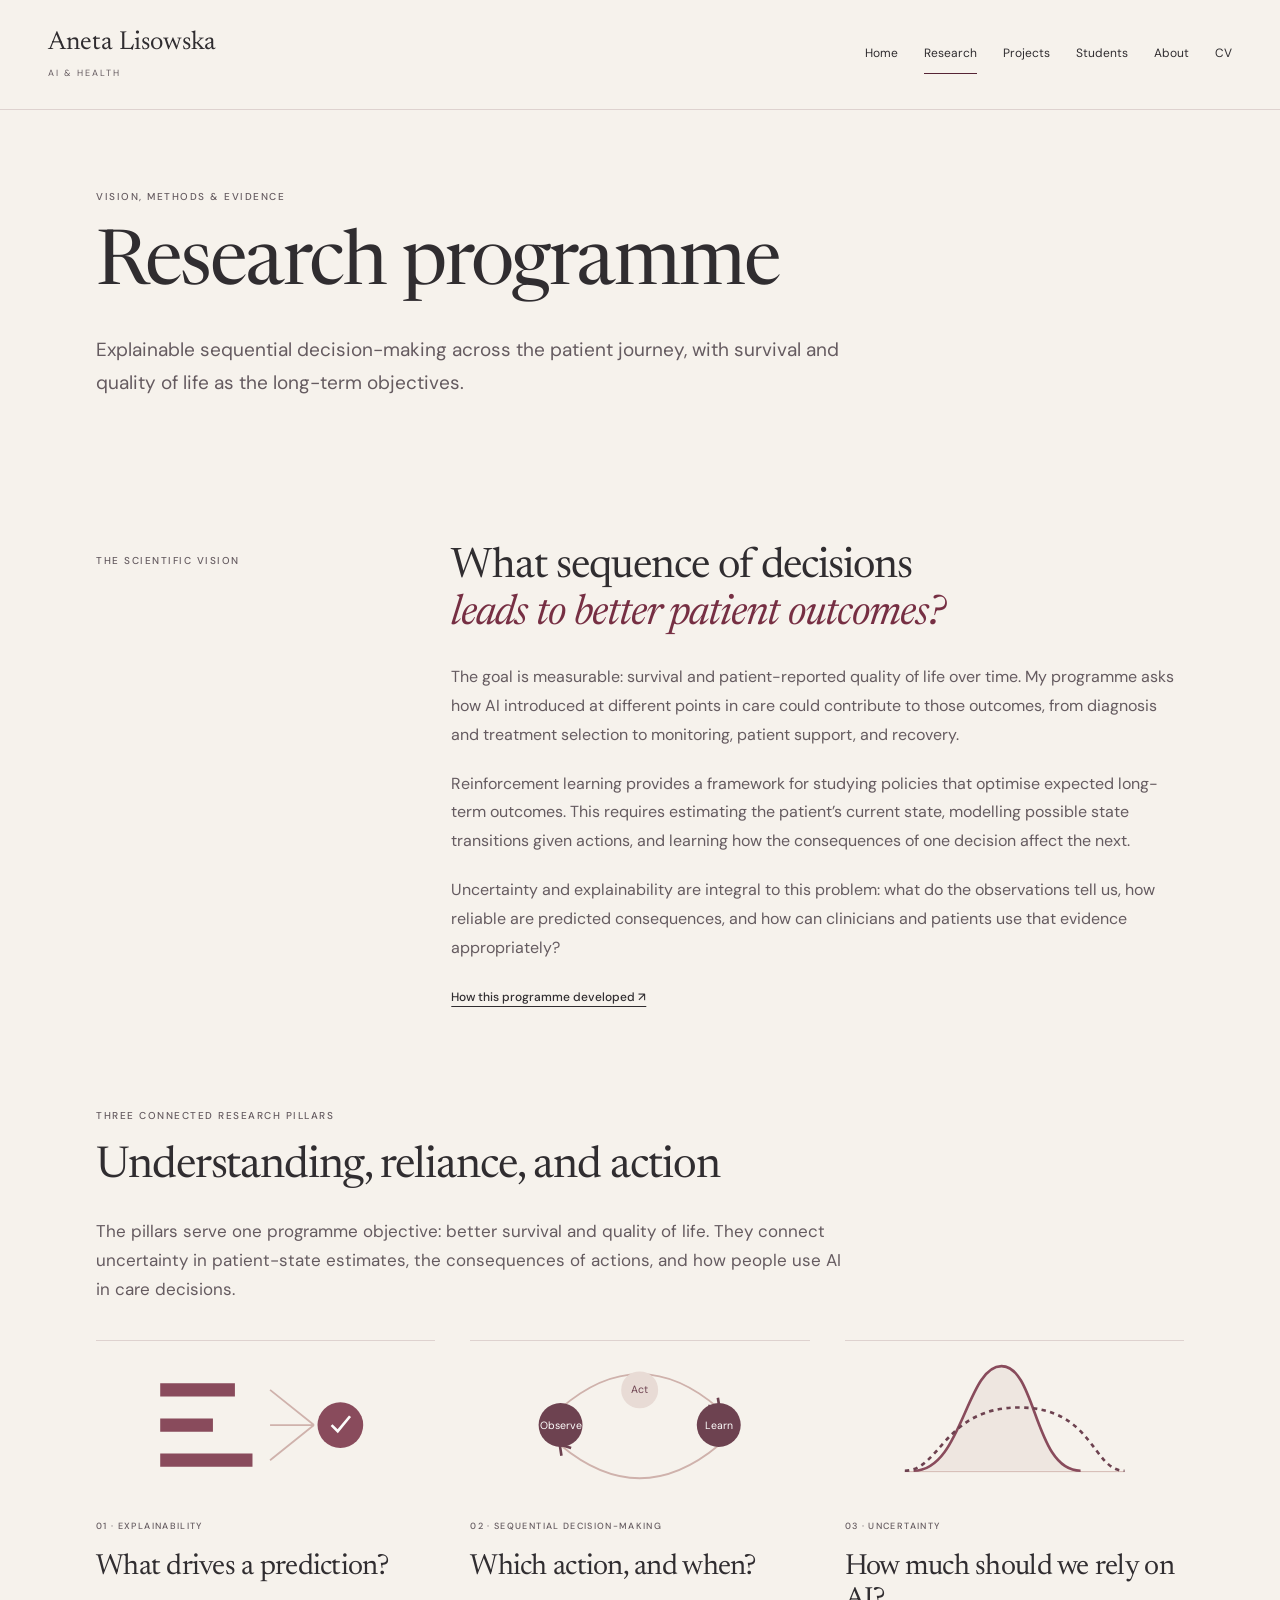
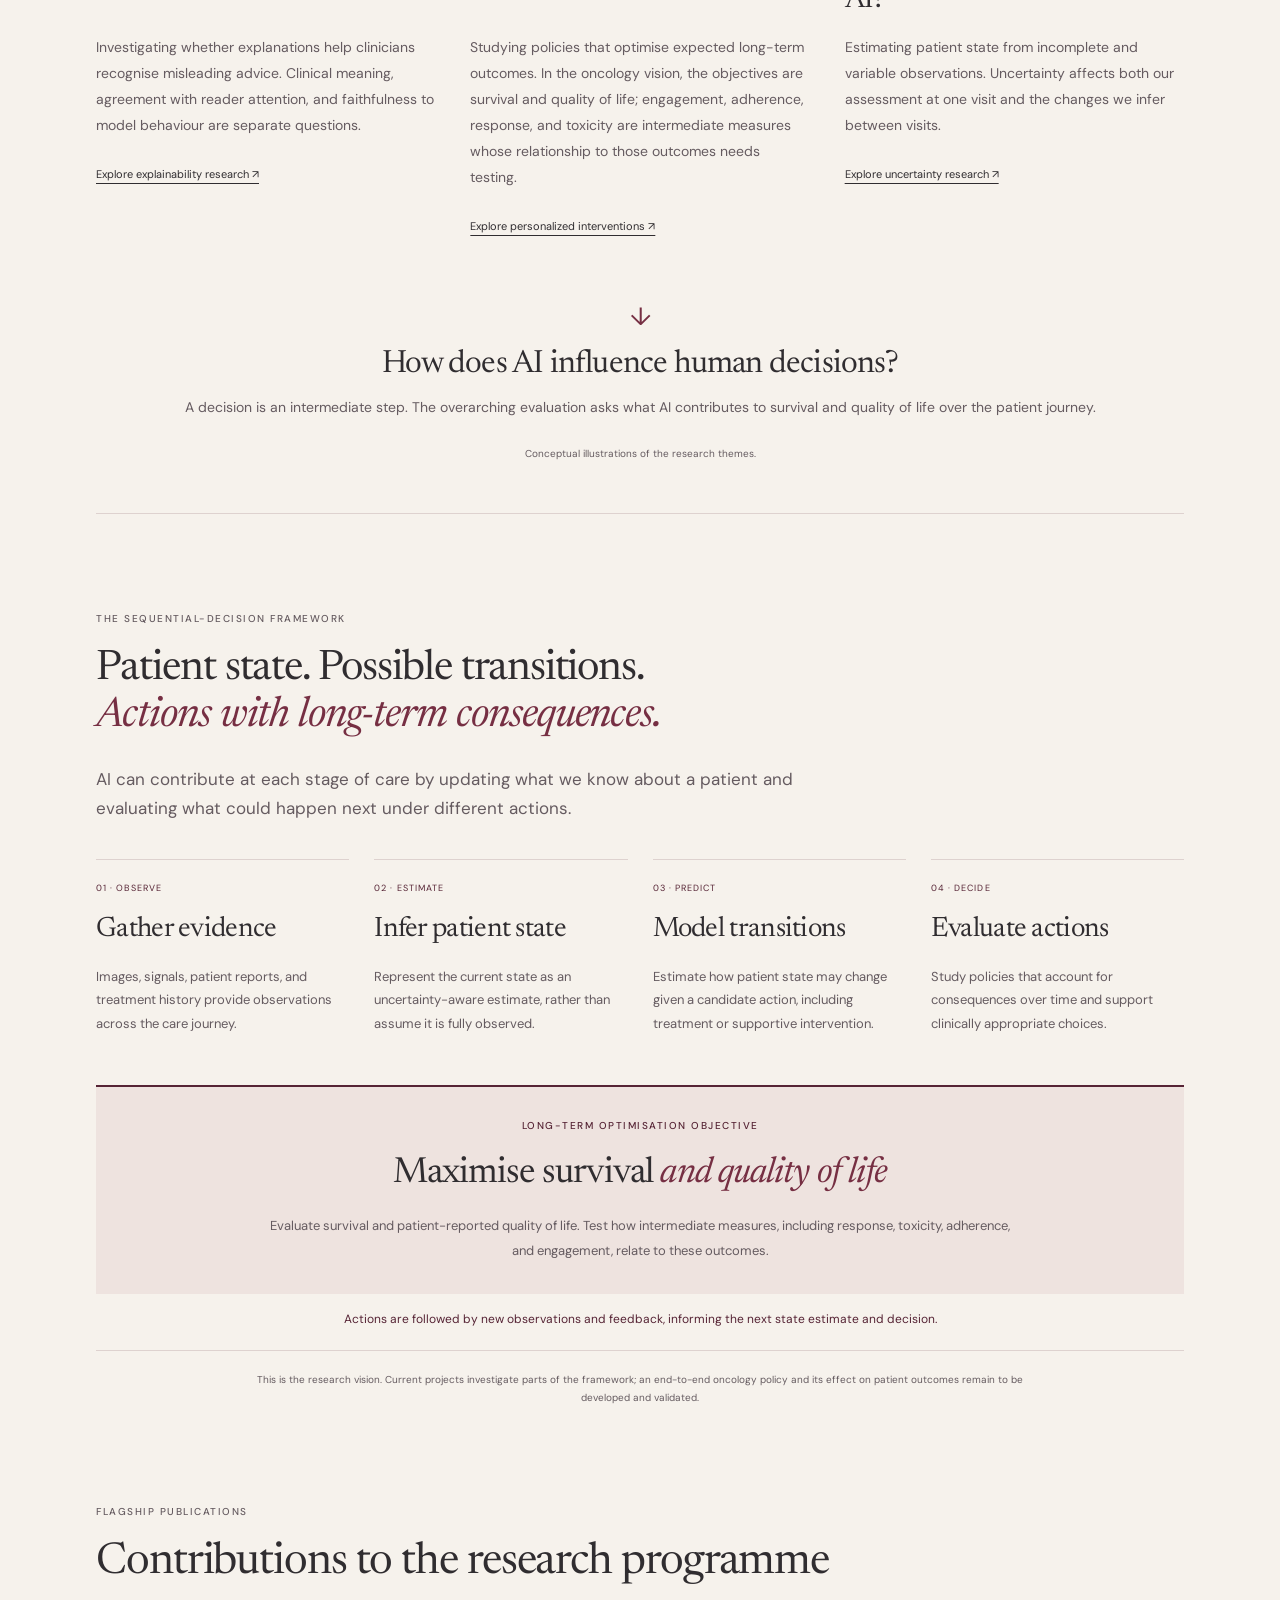
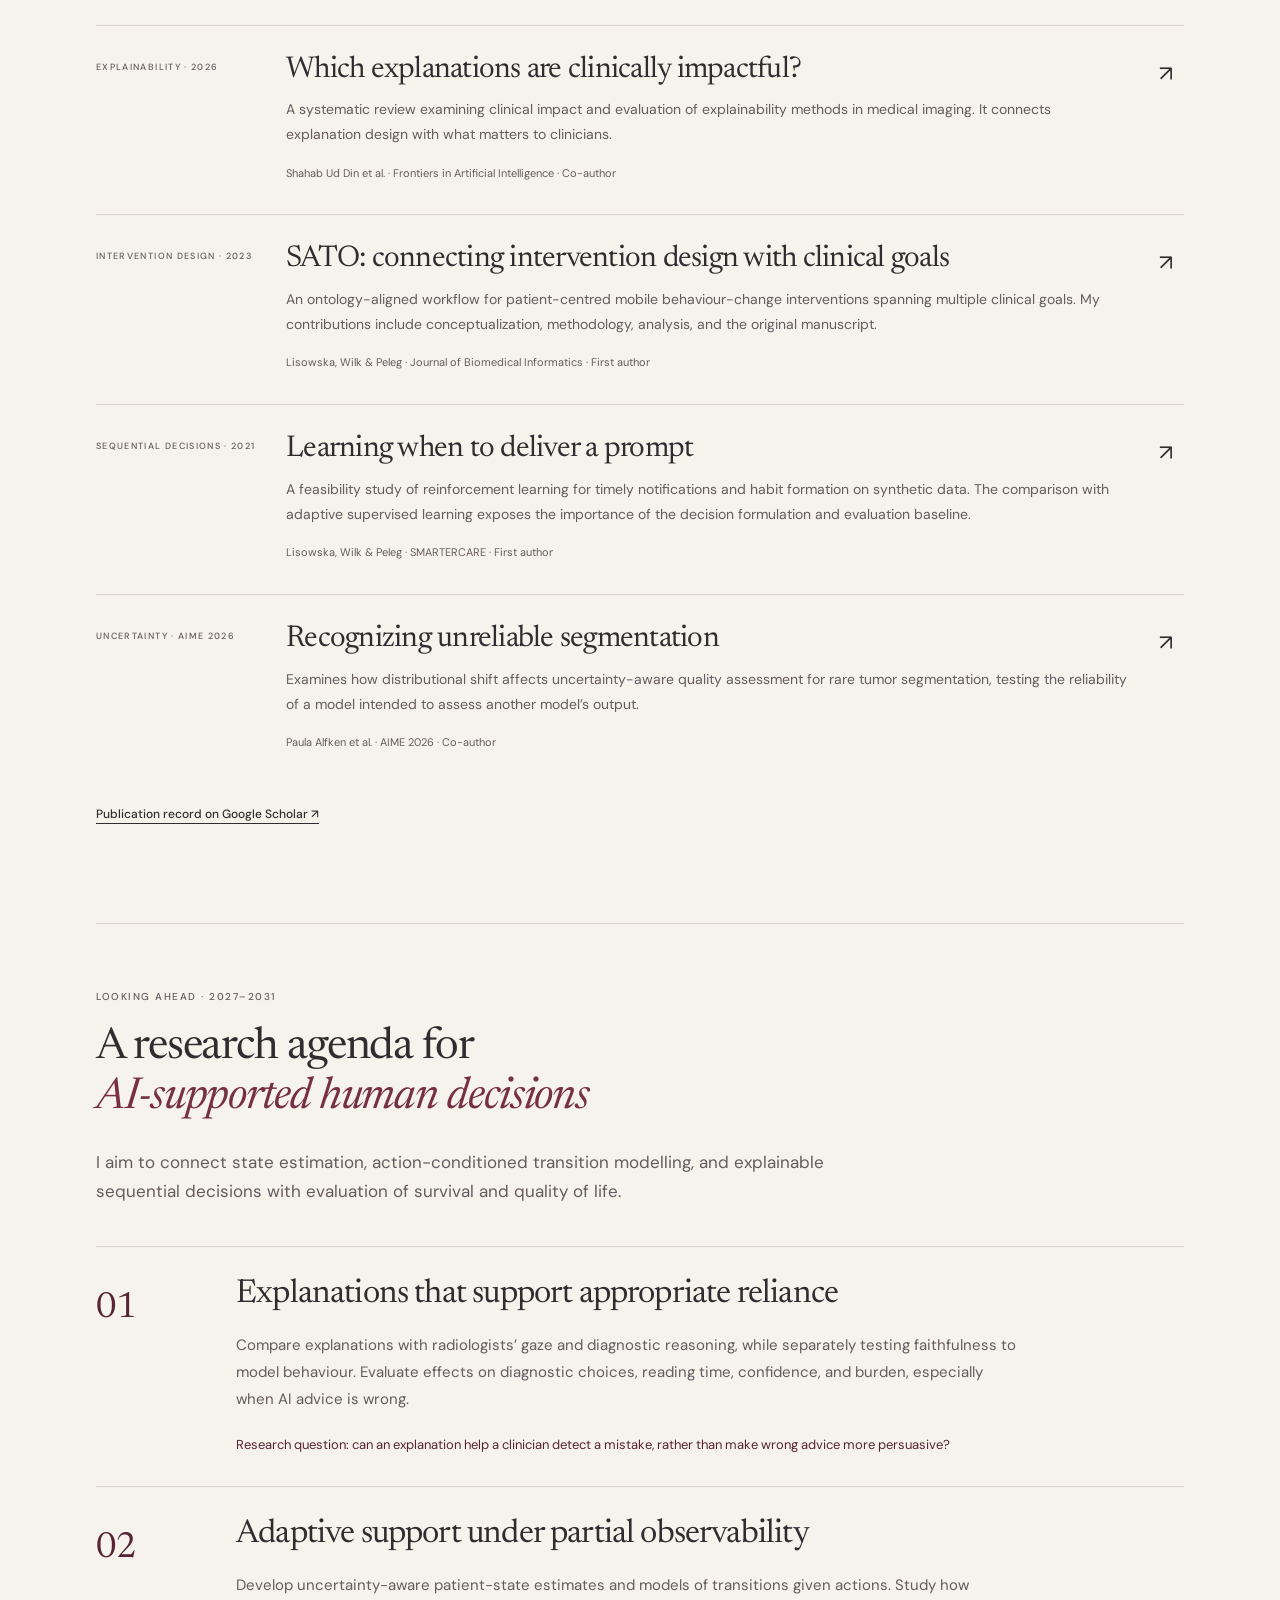
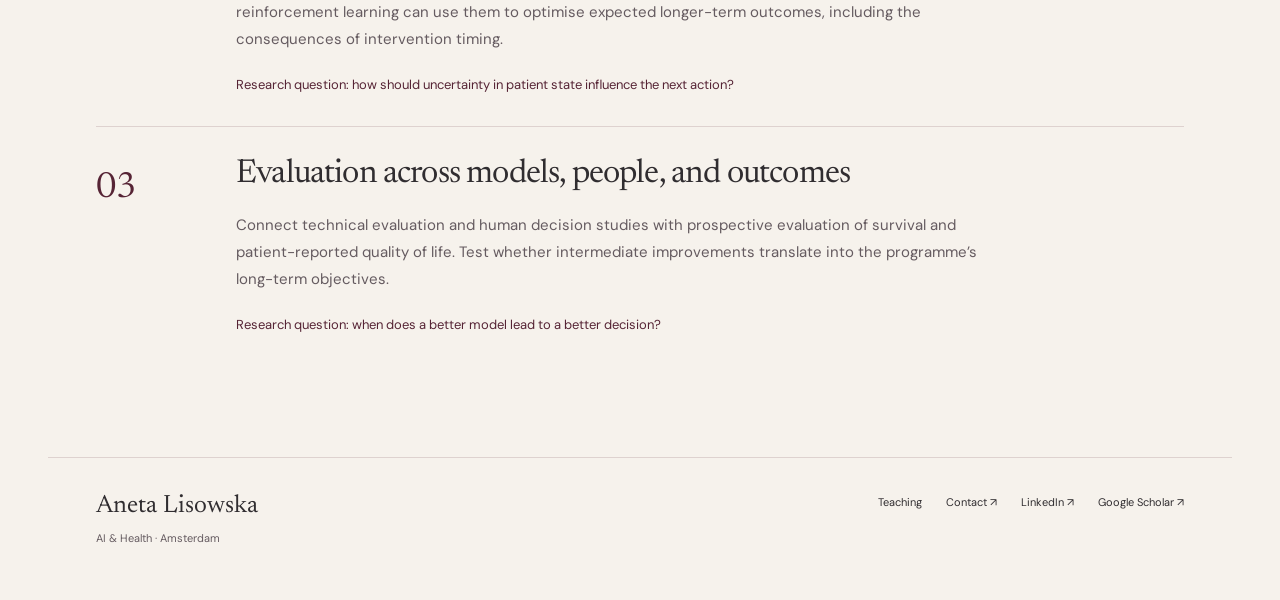
<file: research.html>
<!doctype html>
<html lang="en"><head><meta charset="utf-8"><meta name="viewport" content="width=device-width, initial-scale=1">
<title>Research programme | Aneta Lisowska</title><meta name="description" content="Explainable sequential decision-making across the patient journey, with survival and quality of life as the long-term objectives.">
<meta name="theme-color" content="#562435"><link rel="stylesheet" href="style.css"></head>
<body><a class="skip" href="#main">Skip to content</a>
<header><div class="header-inner"><a class="brand" href="index.html">Aneta Lisowska<span>AI &amp; Health</span></a>
<nav aria-label="Main navigation"><a href="index.html">Home</a><a href="research.html" aria-current="page">Research</a><a href="projects.html">Projects</a><a href="students.html">Students</a><a href="research-journey.html">About</a><a href="cv.html">CV</a></nav></div></header>
<main id="main"><section class="page-heading"><p class="eyebrow">Vision, methods & evidence</p><h1>Research programme</h1><p class="intro">Explainable sequential decision-making across the patient journey, with survival and quality of life as the long-term objectives.</p></section>

<section class="research-statement"><p class="eyebrow">The scientific vision</p><div><h2>What sequence of decisions<br><em>leads to better patient outcomes?</em></h2><p>The goal is measurable: survival and patient-reported quality of life over time. My programme asks how AI introduced at different points in care could contribute to those outcomes, from diagnosis and treatment selection to monitoring, patient support, and recovery.</p><p>Reinforcement learning provides a framework for studying policies that optimise expected long-term outcomes. This requires estimating the patient’s current state, modelling possible state transitions given actions, and learning how the consequences of one decision affect the next.</p><p>Uncertainty and explainability are integral to this problem: what do the observations tell us, how reliable are predicted consequences, and how can clinicians and patients use that evidence appropriately?</p><a class="text-link" href="research-journey.html">How this programme developed ↗</a></div></section><section class="section method-section" aria-labelledby="methods"><div class="section-title"><p class="eyebrow">Three connected research pillars</p><h2 id="methods">Understanding, reliance, and action</h2><p class="intro">The pillars serve one programme objective: better survival and quality of life. They connect uncertainty in patient-state estimates, the consequences of actions, and how people use AI in care decisions.</p></div><div class="method-grid">
<article class="method explain"><svg viewBox="0 0 300 165" role="img" aria-label="A conceptual diagram linking input features to a model prediction"><path d="M30 42H115M30 82H90M30 122H135" stroke="#762F43" stroke-width="15"/><path d="M155 42L205 82M155 82H205M155 122L205 82" stroke="#C9A7A1" fill="none" stroke-width="2"/><circle cx="235" cy="82" r="26" fill="#762F43"/><path d="m225 82 7 7 14-17" stroke="white" stroke-width="3" fill="none"/></svg><p class="eyebrow">01 · Explainability</p><h3>What drives a prediction?</h3><p>Investigating whether explanations help clinicians recognise misleading advice. Clinical meaning, agreement with reader attention, and faithfulness to model behaviour are separate questions.</p><a href="students.html#student-papers">Explore explainability research ↗</a></article>
<article class="method sequential"><svg viewBox="0 0 300 165" role="img" aria-label="A conceptual feedback loop from observation to action to outcome"><path d="M60 63Q150-15 240 63M240 105Q150 180 60 105" fill="none" stroke="#C9A7A1" stroke-width="2"/><path d="m228 60 13 4-2-13M72 108l-13-4 2 13" fill="none" stroke="#562435" stroke-width="3"/><circle cx="60" cy="82" r="25" fill="#562435"/><circle cx="150" cy="42" r="21" fill="#E6D7D1"/><circle cx="240" cy="82" r="25" fill="#562435"/><text x="60" y="87" text-anchor="middle" fill="white" font-size="12">Observe</text><text x="150" y="46" text-anchor="middle" fill="#562435" font-size="12">Act</text><text x="240" y="87" text-anchor="middle" fill="white" font-size="12">Learn</text></svg><p class="eyebrow">02 · Sequential decision-making</p><h3>Which action, and when?</h3><p>Studying policies that optimise expected long-term outcomes. In the oncology vision, the objectives are survival and quality of life; engagement, adherence, response, and toxicity are intermediate measures whose relationship to those outcomes needs testing.</p><a href="projects.html">Explore personalized interventions ↗</a></article>
<article class="method uncertainty"><svg viewBox="0 0 300 165" role="img" aria-label="Conceptual narrow and broad distributions represent different levels of model uncertainty"><path d="M25 135H275" stroke="#C9A7A1"/><path d="M35 134C90 134 95 15 135 15S172 134 225 134" stroke="#762F43" stroke-width="3" fill="#E6D7D1" fill-opacity=".5"/><path d="M25 134C65 134 70 62 155 62S238 134 275 134" stroke="#562435" stroke-width="3" fill="none" stroke-dasharray="5 5"/></svg><p class="eyebrow">03 · Uncertainty</p><h3>How much should we rely on AI?</h3><p>Estimating patient state from incomplete and variable observations. Uncertainty affects both our assessment at one visit and the changes we infer between visits.</p><a href="students.html#student-papers">Explore uncertainty research ↗</a></article>
</div><div class="decision-question"><span aria-hidden="true">↓</span><h3>How does AI influence human decisions?</h3><p>A decision is an intermediate step. The overarching evaluation asks what AI contributes to survival and quality of life over the patient journey.</p></div><p class="figure-note">Conceptual illustrations of the research themes.</p></section>
<section class="section decision-framework" aria-labelledby="framework-title"><div class="section-title"><p class="eyebrow">The sequential-decision framework</p><h2 id="framework-title">Patient state. Possible transitions.<br><em>Actions with long-term consequences.</em></h2><p class="intro">AI can contribute at each stage of care by updating what we know about a patient and evaluating what could happen next under different actions.</p></div><ol class="framework-stages"><li><span>01 · Observe</span><h3>Gather evidence</h3><p>Images, signals, patient reports, and treatment history provide observations across the care journey.</p></li><li><span>02 · Estimate</span><h3>Infer patient state</h3><p>Represent the current state as an uncertainty-aware estimate, rather than assume it is fully observed.</p></li><li><span>03 · Predict</span><h3>Model transitions</h3><p>Estimate how patient state may change given a candidate action, including treatment or supportive intervention.</p></li><li><span>04 · Decide</span><h3>Evaluate actions</h3><p>Study policies that account for consequences over time and support clinically appropriate choices.</p></li></ol><div class="outcome-objective"><p class="eyebrow">Long-term optimisation objective</p><h3>Maximise survival <em>and quality of life</em></h3><p>Evaluate survival and patient-reported quality of life. Test how intermediate measures, including response, toxicity, adherence, and engagement, relate to these outcomes.</p></div><p class="framework-feedback">Actions are followed by new observations and feedback, informing the next state estimate and decision.</p><p class="figure-note">This is the research vision. Current projects investigate parts of the framework; an end-to-end oncology policy and its effect on patient outcomes remain to be developed and validated.</p></section>
<section class="section selected-work" aria-labelledby="selected-work"><div class="section-title"><p class="eyebrow">Flagship publications</p><h2 id="selected-work">Contributions to the research programme</h2></div>
<article class="evidence-row"><p class="eyebrow">Explainability · 2026</p><div><h3><a href="https://doi.org/10.3389/frai.2026.1819422">Which explanations are clinically impactful?</a></h3><p>A systematic review examining clinical impact and evaluation of explainability methods in medical imaging. It connects explanation design with what matters to clinicians.</p><span>Shahab Ud Din et al. · Frontiers in Artificial Intelligence · Co-author</span></div><a class="work-arrow" aria-label="Read the explainable AI review" href="https://doi.org/10.3389/frai.2026.1819422">↗</a></article>
<article class="evidence-row"><p class="eyebrow">Intervention design · 2023</p><div><h3><a href="https://doi.org/10.1016/j.jbi.2022.104276">SATO: connecting intervention design with clinical goals</a></h3><p>An ontology-aligned workflow for patient-centred mobile behaviour-change interventions spanning multiple clinical goals. My contributions include conceptualization, methodology, analysis, and the original manuscript.</p><span>Lisowska, Wilk &amp; Peleg · Journal of Biomedical Informatics · First author</span></div><a class="work-arrow" aria-label="Read the SATO workflow paper" href="https://doi.org/10.1016/j.jbi.2022.104276">↗</a></article>
<article class="evidence-row"><p class="eyebrow">Sequential decisions · 2021</p><div><h3><a href="https://ceur-ws.org/Vol-3060/paper-2.pdf">Learning when to deliver a prompt</a></h3><p>A feasibility study of reinforcement learning for timely notifications and habit formation on synthetic data. The comparison with adaptive supervised learning exposes the importance of the decision formulation and evaluation baseline.</p><span>Lisowska, Wilk &amp; Peleg · SMARTERCARE · First author</span></div><a class="work-arrow" aria-label="Read the reinforcement learning feasibility study" href="https://ceur-ws.org/Vol-3060/paper-2.pdf">↗</a></article>
<article class="evidence-row"><p class="eyebrow">Uncertainty · AIME 2026</p><div><h3><a href="https://pure.amsterdamumc.nl/en/publications/detecting-silent-failures-in-rare-tumor-segmentation-the-impact-o/">Recognizing unreliable segmentation</a></h3><p>Examines how distributional shift affects uncertainty-aware quality assessment for rare tumor segmentation, testing the reliability of a model intended to assess another model’s output.</p><span>Paula Alfken et al. · AIME 2026 · Co-author</span></div><a class="work-arrow" aria-label="Read the rare tumor segmentation paper" href="https://pure.amsterdamumc.nl/en/publications/detecting-silent-failures-in-rare-tumor-segmentation-the-impact-o/">↗</a></article>
<a class="text-link all-publications" href="https://scholar.google.com/citations?user=-hXV9EsAAAAJ&amp;hl=en">Publication record on Google Scholar ↗</a></section>

<section class="section agenda-section" id="agenda" aria-labelledby="agenda-title"><div class="section-title"><p class="eyebrow">Looking ahead · 2027–2031</p><h2 id="agenda-title">A research agenda for<br><em>AI-supported human decisions</em></h2><p class="intro">I aim to connect state estimation, action-conditioned transition modelling, and explainable sequential decisions with evaluation of survival and quality of life.</p></div><ol class="agenda-list"><li><span>01</span><div><h3>Explanations that support appropriate reliance</h3><p>Compare explanations with radiologists’ gaze and diagnostic reasoning, while separately testing faithfulness to model behaviour. Evaluate effects on diagnostic choices, reading time, confidence, and burden, especially when AI advice is wrong.</p><p class="agenda-question">Research question: can an explanation help a clinician detect a mistake, rather than make wrong advice more persuasive?</p></div></li><li><span>02</span><div><h3>Adaptive support under partial observability</h3><p>Develop uncertainty-aware patient-state estimates and models of transitions given actions. Study how reinforcement learning can use them to optimise expected longer-term outcomes, including the consequences of intervention timing.</p><p class="agenda-question">Research question: how should uncertainty in patient state influence the next action?</p></div></li><li><span>03</span><div><h3>Evaluation across models, people, and outcomes</h3><p>Connect technical evaluation and human decision studies with prospective evaluation of survival and patient-reported quality of life. Test whether intermediate improvements translate into the programme’s long-term objectives.</p><p class="agenda-question">Research question: when does a better model lead to a better decision?</p></div></li></ol></section>

</main>
<footer><div><strong>Aneta Lisowska</strong><p>AI &amp; Health · Amsterdam</p></div><div class="footer-links"><a href="teaching.html">Teaching</a><a href="mailto:a.j.lisowska@vu.nl">Contact ↗</a><a href="https://www.linkedin.com/in/anetajl/">LinkedIn ↗</a><a href="https://scholar.google.com/citations?user=-hXV9EsAAAAJ&amp;hl=en">Google Scholar ↗</a></div></footer>
</body></html>
</file>
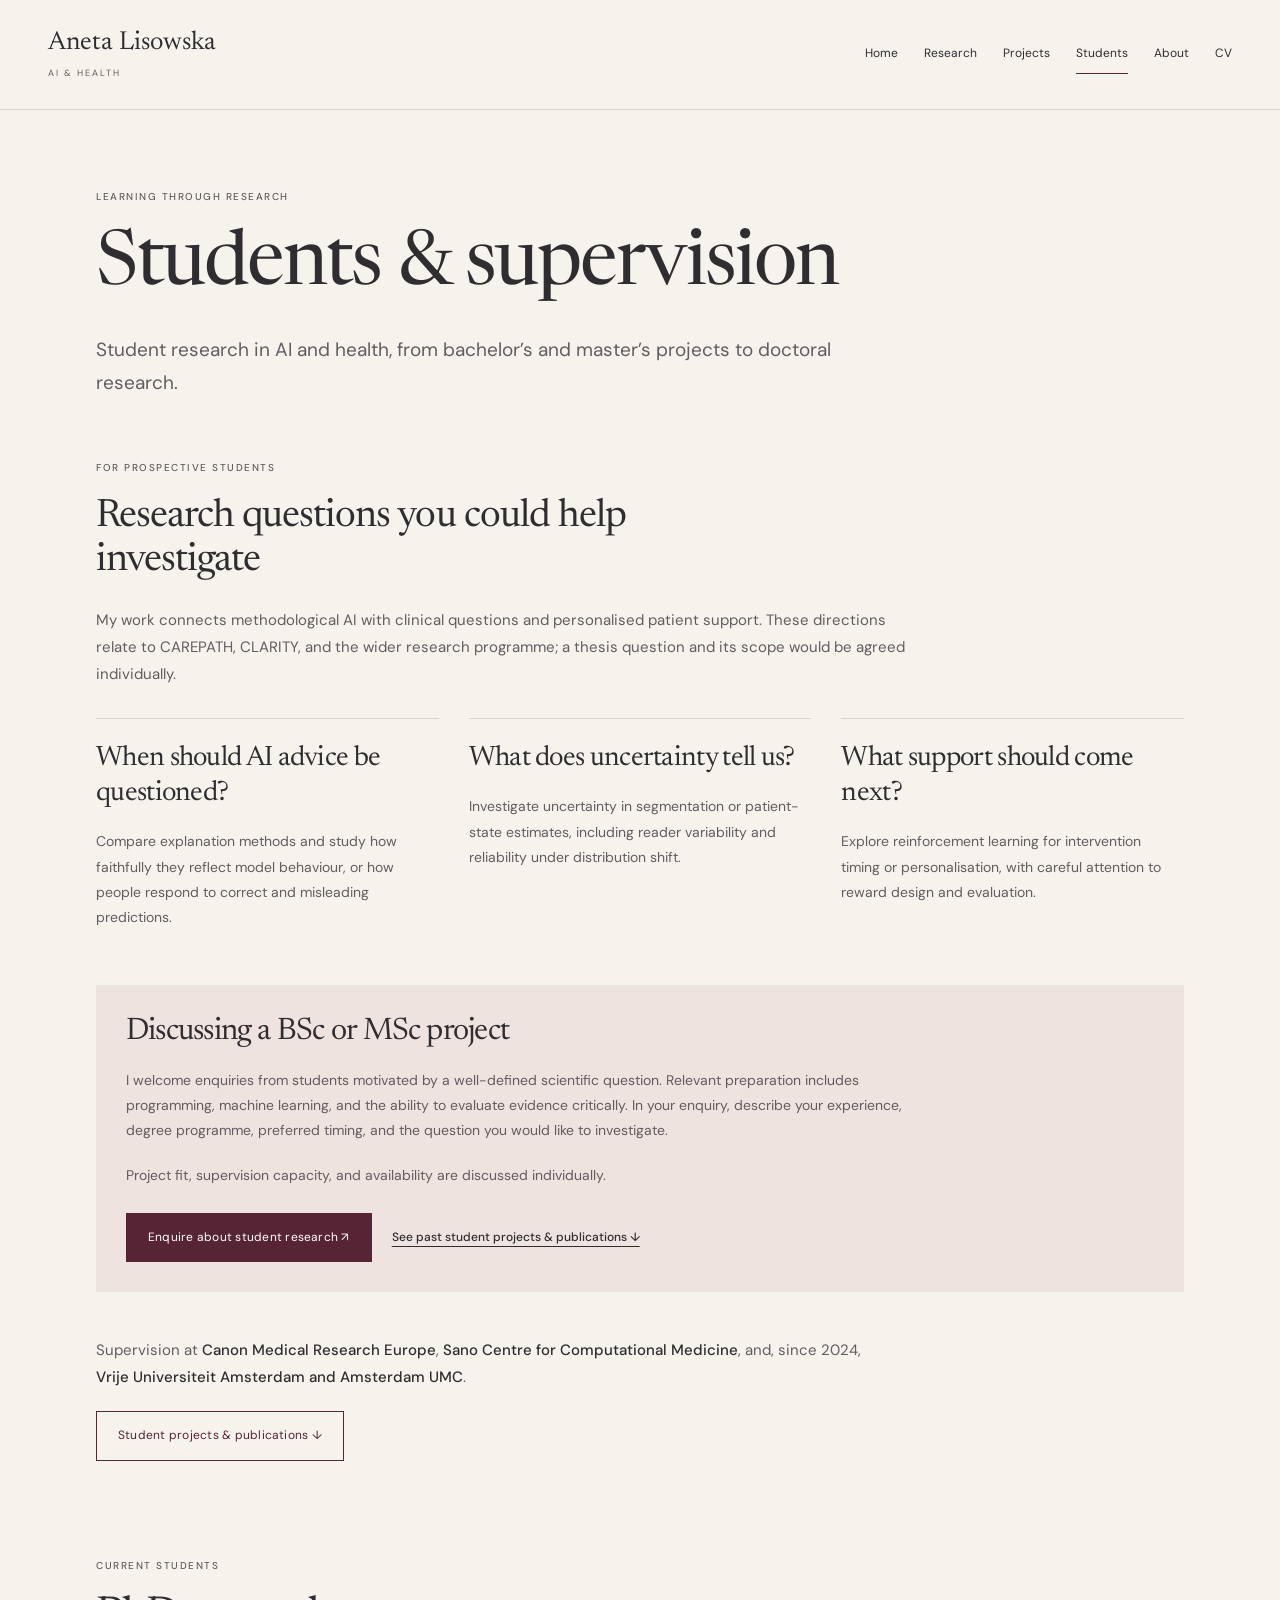
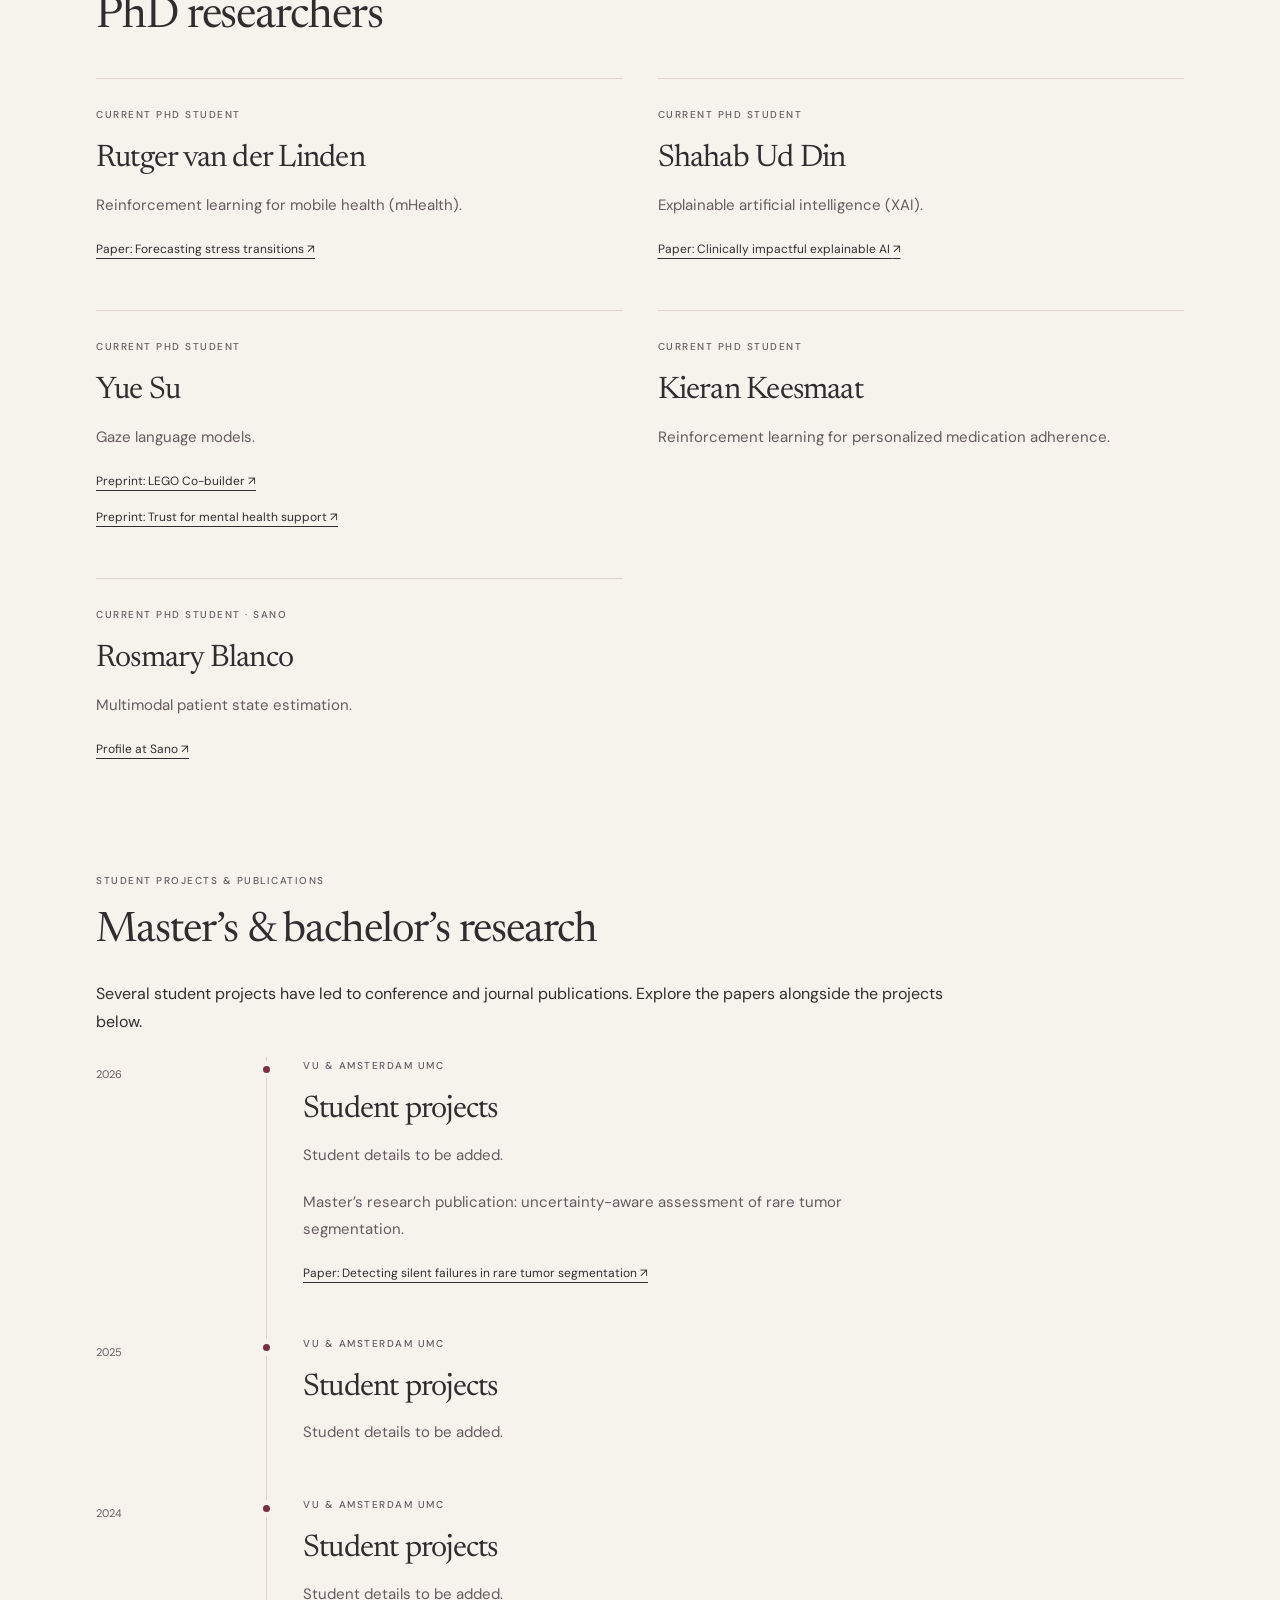
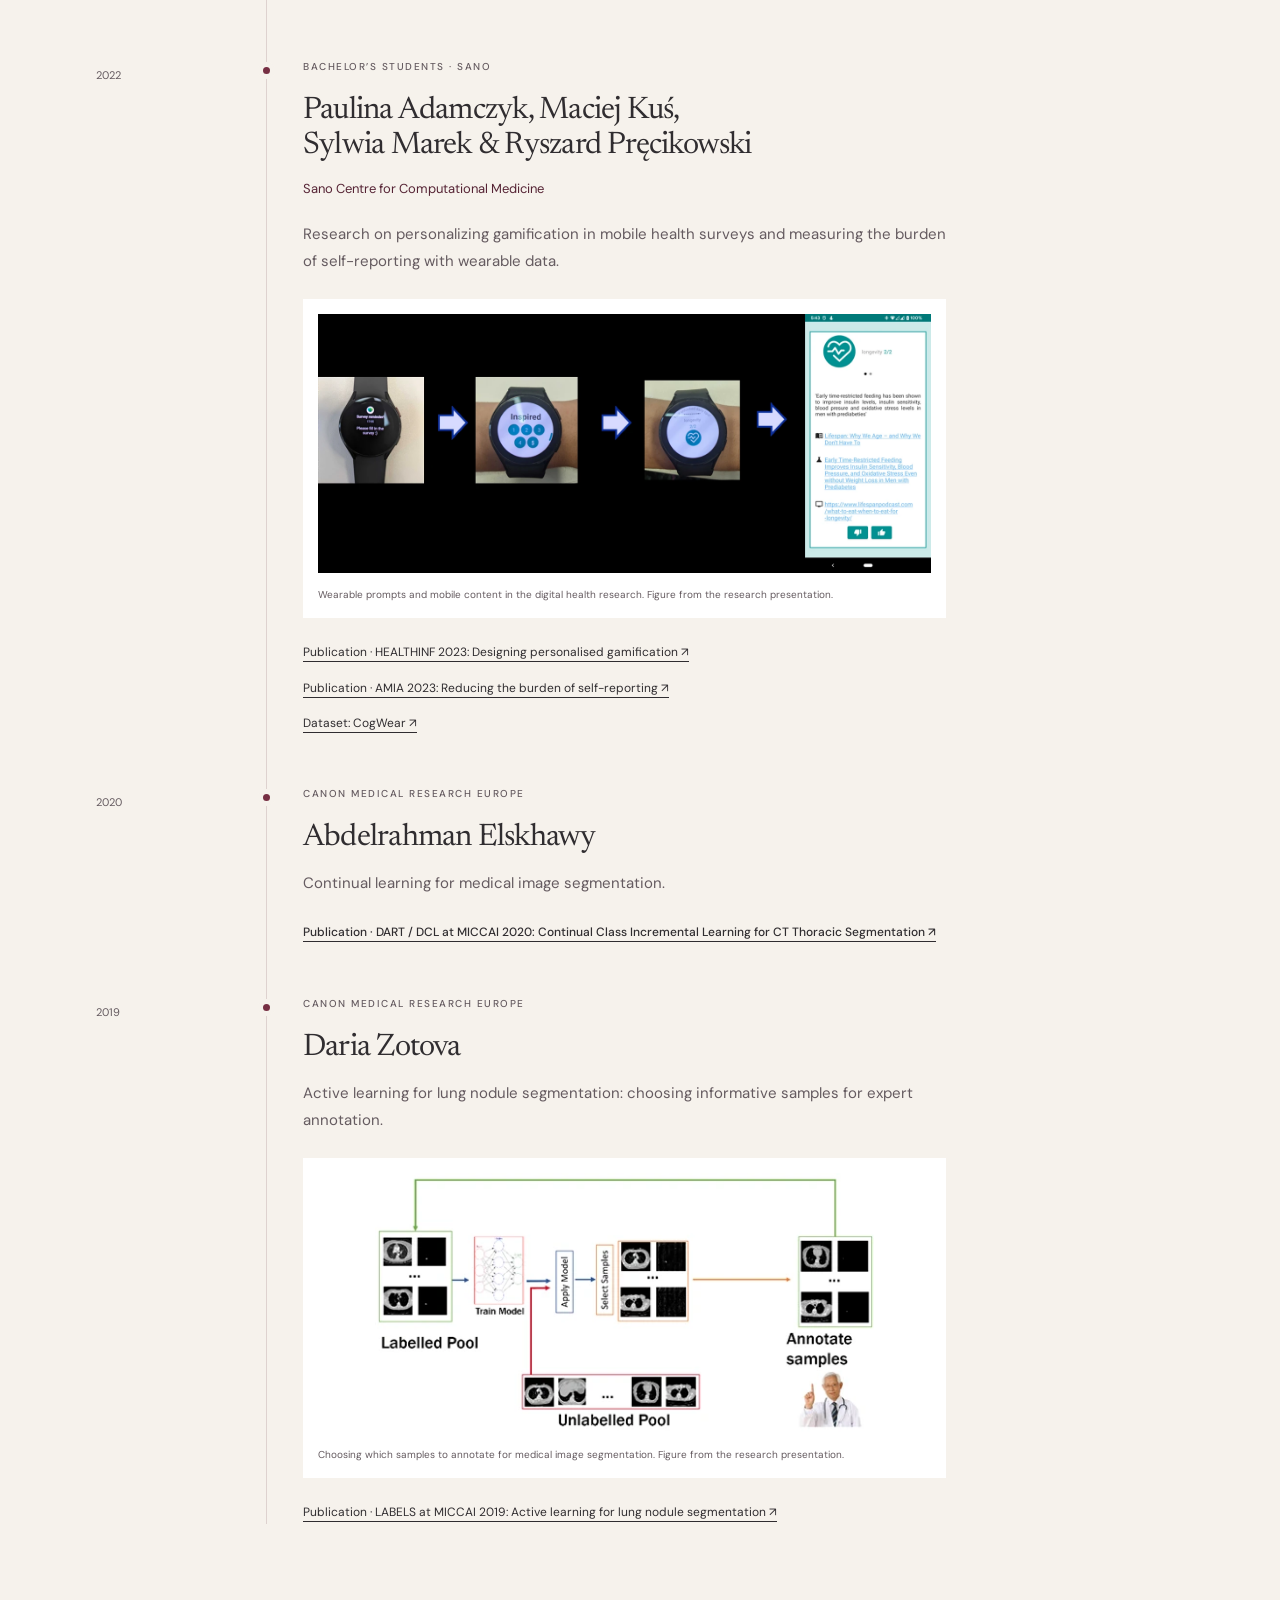
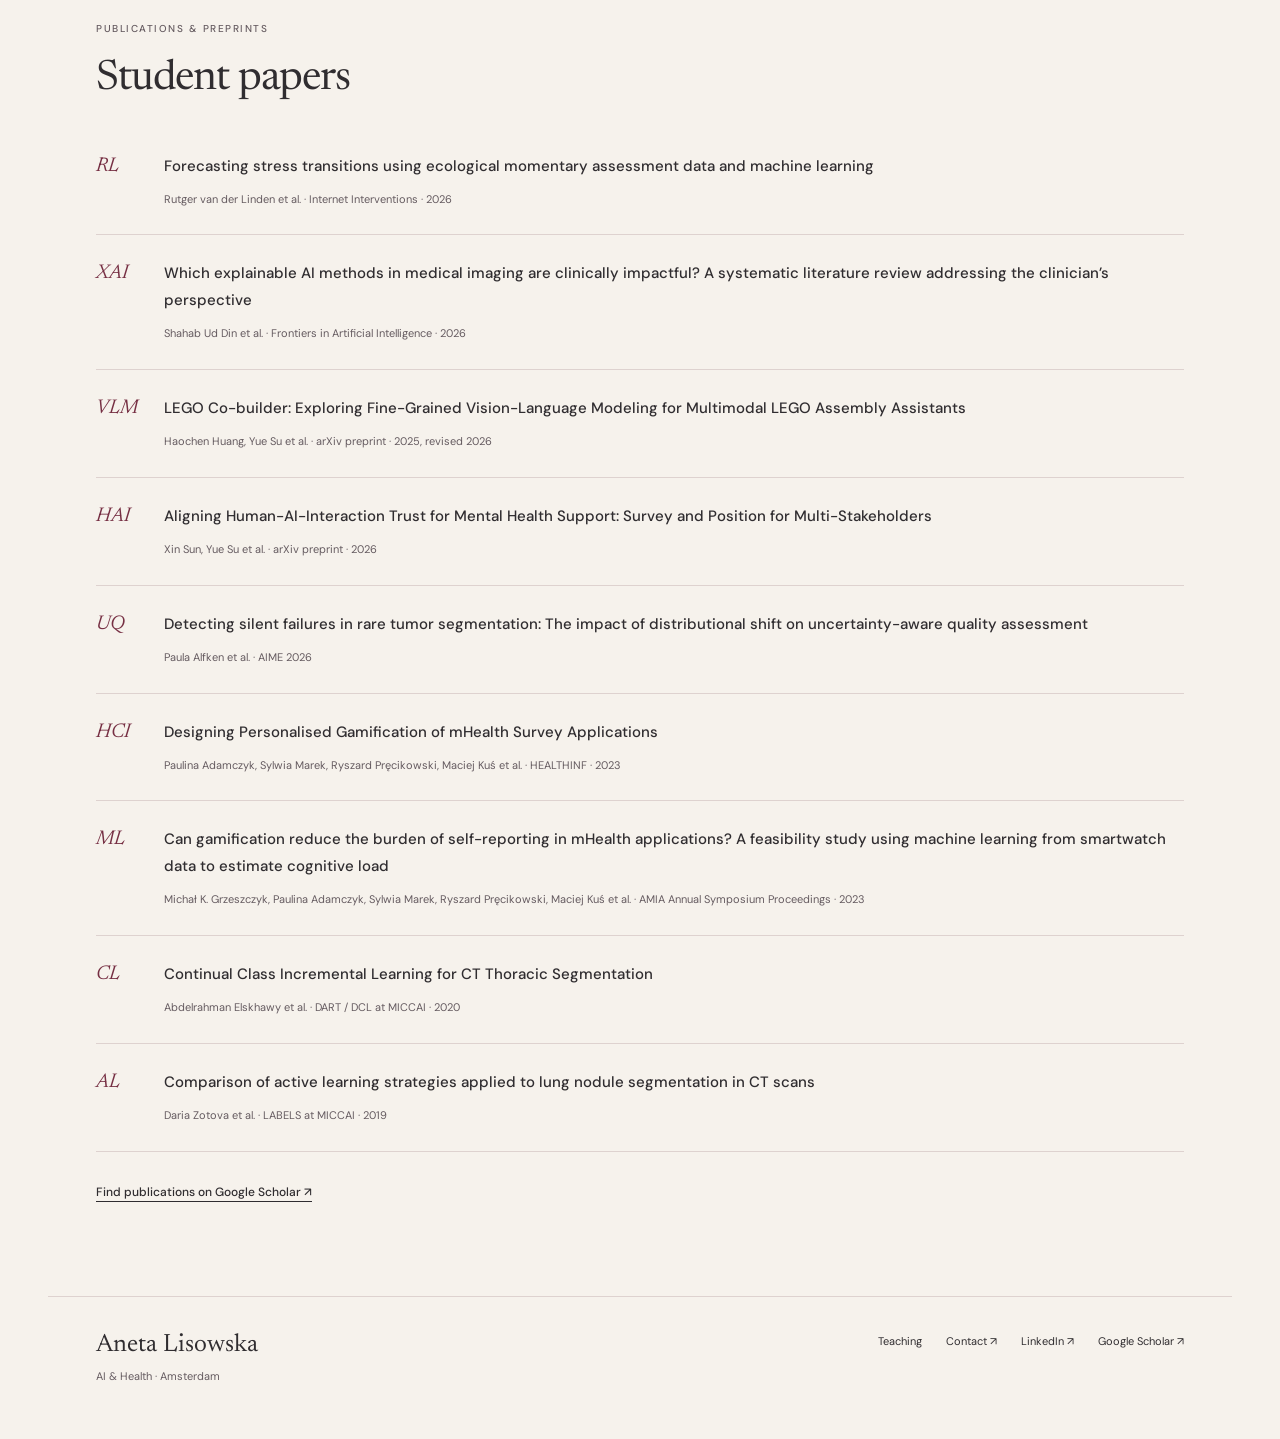
<file: students.html>
<!doctype html>
<html lang="en"><head><meta charset="utf-8"><meta name="viewport" content="width=device-width, initial-scale=1">
<title>Students & supervision | Aneta Lisowska</title><meta name="description" content="Student research in AI and health, from bachelor’s and master’s projects to doctoral research.">
<meta name="theme-color" content="#562435"><link rel="stylesheet" href="style.css"></head>
<body><a class="skip" href="#main">Skip to content</a>
<header><div class="header-inner"><a class="brand" href="index.html">Aneta Lisowska<span>AI &amp; Health</span></a>
<nav aria-label="Main navigation"><a href="index.html">Home</a><a href="research.html">Research</a><a href="projects.html">Projects</a><a href="students.html" aria-current="page">Students</a><a href="research-journey.html">About</a><a href="cv.html">CV</a></nav></div></header>
<main id="main"><section class="page-heading"><p class="eyebrow">Learning through research</p><h1>Students & supervision</h1><p class="intro">Student research in AI and health, from bachelor’s and master’s projects to doctoral research.</p></section><section class="prospective-students" id="prospective-students" aria-labelledby="prospective-title"><p class="eyebrow">For prospective students</p><h2 id="prospective-title">Research questions you could help investigate</h2><p class="student-research-context">My work connects methodological AI with clinical questions and personalised patient support. These directions relate to CAREPATH, CLARITY, and the wider research programme; a thesis question and its scope would be agreed individually.</p><div class="student-questions"><article><h3>When should AI advice be questioned?</h3><p>Compare explanation methods and study how faithfully they reflect model behaviour, or how people respond to correct and misleading predictions.</p></article><article><h3>What does uncertainty tell us?</h3><p>Investigate uncertainty in segmentation or patient-state estimates, including reader variability and reliability under distribution shift.</p></article><article><h3>What support should come next?</h3><p>Explore reinforcement learning for intervention timing or personalisation, with careful attention to reward design and evaluation.</p></article></div><div class="student-enquiry"><h3>Discussing a BSc or MSc project</h3><p>I welcome enquiries from students motivated by a well-defined scientific question. Relevant preparation includes programming, machine learning, and the ability to evaluate evidence critically. In your enquiry, describe your experience, degree programme, preferred timing, and the question you would like to investigate.</p><p>Project fit, supervision capacity, and availability are discussed individually.</p><a class="button" href="mailto:a.j.lisowska@vu.nl?subject=Student%20research%20enquiry">Enquire about student research ↗</a><a class="text-link" href="#student-projects">See past student projects &amp; publications ↓</a></div></section><div class="student-intro"><p>Supervision at <strong>Canon Medical Research Europe</strong>, <strong>Sano Centre for Computational Medicine</strong>, and, since 2024, <strong>Vrije Universiteit Amsterdam and Amsterdam UMC</strong>.</p><a class="button" href="#student-projects">Student projects &amp; publications ↓</a></div><section class="section" aria-labelledby="phd-students"><div class="section-title"><p class="eyebrow">Current students</p><h2 id="phd-students">PhD researchers</h2></div><div class="grid two"><article class="card"><p class="eyebrow">Current PhD student</p><h2>Rutger van der Linden</h2><p>Reinforcement learning for mobile health (mHealth).</p><a class="paper-link" href="https://doi.org/10.1016/j.invent.2026.100969">Paper: Forecasting stress transitions <span aria-hidden="true">↗</span></a></article><article class="card"><p class="eyebrow">Current PhD student</p><h2>Shahab Ud Din</h2><p>Explainable artificial intelligence (XAI).</p><a class="paper-link" href="https://doi.org/10.3389/frai.2026.1819422">Paper: Clinically impactful explainable AI <span aria-hidden="true">↗</span></a></article><article class="card"><p class="eyebrow">Current PhD student</p><h2>Yue Su</h2><p>Gaze language models.</p><a class="paper-link" href="https://arxiv.org/abs/2507.05515">Preprint: LEGO Co-builder <span aria-hidden="true">↗</span></a><a class="paper-link" href="https://arxiv.org/abs/2604.20166">Preprint: Trust for mental health support <span aria-hidden="true">↗</span></a></article><article class="card"><p class="eyebrow">Current PhD student</p><h2>Kieran Keesmaat</h2><p>Reinforcement learning for personalized medication adherence.</p></article><article class="card"><p class="eyebrow">Current PhD student · Sano</p><h2>Rosmary Blanco</h2><p>Multimodal patient state estimation.</p><a class="paper-link" href="https://sano.science/people/rosmary-blanco/">Profile at Sano <span aria-hidden="true">↗</span></a></article>
</div></section><section class="section reading" aria-labelledby="student-projects"><p class="eyebrow">Student projects & publications</p><h2 id="student-projects">Master’s & bachelor’s research</h2><p>Several student projects have led to conference and journal publications. Explore the papers alongside the projects below.</p>
<ol class="timeline student-timeline">
<li><div class="timeline-date">2026</div><article><p class="eyebrow">VU & Amsterdam UMC</p><h2>Student projects</h2><p>Student details to be added.</p><p>Master’s research publication: uncertainty-aware assessment of rare tumor segmentation.</p><a class="paper-link" href="https://pure.amsterdamumc.nl/en/publications/detecting-silent-failures-in-rare-tumor-segmentation-the-impact-o/">Paper: Detecting silent failures in rare tumor segmentation <span aria-hidden="true">↗</span></a></article></li>
<li><div class="timeline-date">2025</div><article><p class="eyebrow">VU & Amsterdam UMC</p><h2>Student projects</h2><p>Student details to be added.</p></article></li>
<li><div class="timeline-date">2024</div><article><p class="eyebrow">VU & Amsterdam UMC</p><h2>Student projects</h2><p>Student details to be added.</p></article></li>
<li><div class="timeline-date">2022</div><article><p class="eyebrow">Bachelor’s students · Sano</p><h2>Paulina Adamczyk, Maciej Kuś,<br>Sylwia Marek &amp; Ryszard Pręcikowski</h2><p class="institution">Sano Centre for Computational Medicine</p><p>Research on personalizing gamification in mobile health surveys and measuring the burden of self-reporting with wearable data.</p><figure class="research-figure"><img src="assets/mhealth-survey.webp" alt="Wearable survey prompts linked to personalized content on a mobile phone" loading="lazy"><figcaption>Wearable prompts and mobile content in the digital health research. Figure from the research presentation.</figcaption></figure><div class="paper-links"><a class="paper-link" href="https://www.scitepress.org/Papers/2023/116038/116038.pdf">Publication · HEALTHINF 2023: Designing personalised gamification <span aria-hidden="true">↗</span></a><a class="paper-link" href="https://pmc.ncbi.nlm.nih.gov/articles/PMC10785949/">Publication · AMIA 2023: Reducing the burden of self-reporting <span aria-hidden="true">↗</span></a><a class="paper-link" href="https://physionet.org/content/consumer-grade-wearables/1.0.0/">Dataset: CogWear <span aria-hidden="true">↗</span></a>
</div></article></li>
<li><div class="timeline-date">2020</div><article><p class="eyebrow">Canon Medical Research Europe</p><h2>Abdelrahman Elskhawy</h2><p>Continual learning for medical image segmentation.</p><a class="text-link" href="https://arxiv.org/abs/2008.05557">Publication · DART / DCL at MICCAI 2020: Continual Class Incremental Learning for CT Thoracic Segmentation ↗</a></article></li>
<li><div class="timeline-date">2019</div><article><p class="eyebrow">Canon Medical Research Europe</p><h2>Daria Zotova</h2><p>Active learning for lung nodule segmentation: choosing informative samples for expert annotation.</p><figure class="research-figure"><img src="assets/active-learning.webp" alt="Active learning cycle: train a model, select informative unlabelled samples, obtain annotations, and update the labelled pool" loading="lazy"><figcaption>Choosing which samples to annotate for medical image segmentation. Figure from the research presentation.</figcaption></figure><a class="paper-link" href="https://research.vu.nl/en/publications/comparison-of-active-learning-strategies-applied-to-lung-nodule-s/">Publication · LABELS at MICCAI 2019: Active learning for lung nodule segmentation <span aria-hidden="true">↗</span></a>
</article></li>
</ol></section><section class="section" id="student-papers"><p class="eyebrow">Publications & preprints</p><h2>Student papers</h2>
<ul class="publication-list visual-publications">
<li><span class="paper-symbol" aria-hidden="true">RL</span><div><a href="https://doi.org/10.1016/j.invent.2026.100969"><strong>Forecasting stress transitions using ecological momentary assessment data and machine learning</strong></a><span>Rutger van der Linden et al. · Internet Interventions · 2026</span></div></li>
<li><span class="paper-symbol" aria-hidden="true">XAI</span><div><a href="https://doi.org/10.3389/frai.2026.1819422"><strong>Which explainable AI methods in medical imaging are clinically impactful? A systematic literature review addressing the clinician’s perspective</strong></a><span>Shahab Ud Din et al. · Frontiers in Artificial Intelligence · 2026</span></div></li>
<li><span class="paper-symbol" aria-hidden="true">VLM</span><div><a href="https://arxiv.org/abs/2507.05515"><strong>LEGO Co-builder: Exploring Fine-Grained Vision-Language Modeling for Multimodal LEGO Assembly Assistants</strong></a><span>Haochen Huang, Yue Su et al. · arXiv preprint · 2025, revised 2026</span></div></li>
<li><span class="paper-symbol" aria-hidden="true">HAI</span><div><a href="https://arxiv.org/abs/2604.20166"><strong>Aligning Human-AI-Interaction Trust for Mental Health Support: Survey and Position for Multi-Stakeholders</strong></a><span>Xin Sun, Yue Su et al. · arXiv preprint · 2026</span></div></li>
<li><span class="paper-symbol" aria-hidden="true">UQ</span><div><a href="https://pure.amsterdamumc.nl/en/publications/detecting-silent-failures-in-rare-tumor-segmentation-the-impact-o/"><strong>Detecting silent failures in rare tumor segmentation: The impact of distributional shift on uncertainty-aware quality assessment</strong></a><span>Paula Alfken et al. · AIME 2026</span></div></li>
<li><span class="paper-symbol" aria-hidden="true">HCI</span><div><a href="https://www.scitepress.org/Papers/2023/116038/116038.pdf"><strong>Designing Personalised Gamification of mHealth Survey Applications</strong></a><span>Paulina Adamczyk, Sylwia Marek, Ryszard Pręcikowski, Maciej Kuś et al. · HEALTHINF · 2023</span></div></li>
<li><span class="paper-symbol" aria-hidden="true">ML</span><div><a href="https://pmc.ncbi.nlm.nih.gov/articles/PMC10785949/"><strong>Can gamification reduce the burden of self-reporting in mHealth applications? A feasibility study using machine learning from smartwatch data to estimate cognitive load</strong></a><span>Michał K. Grzeszczyk, Paulina Adamczyk, Sylwia Marek, Ryszard Pręcikowski, Maciej Kuś et al. · AMIA Annual Symposium Proceedings · 2023</span></div></li>
<li><span class="paper-symbol" aria-hidden="true">CL</span><div><a href="https://arxiv.org/abs/2008.05557"><strong>Continual Class Incremental Learning for CT Thoracic Segmentation</strong></a><span>Abdelrahman Elskhawy et al. · DART / DCL at MICCAI · 2020</span></div></li>
<li><span class="paper-symbol" aria-hidden="true">AL</span><div><a href="https://research.vu.nl/en/publications/comparison-of-active-learning-strategies-applied-to-lung-nodule-s/"><strong>Comparison of active learning strategies applied to lung nodule segmentation in CT scans</strong></a><span>Daria Zotova et al. · LABELS at MICCAI · 2019</span></div></li>
</ul>
<a class="text-link" href="https://scholar.google.com/citations?user=-hXV9EsAAAAJ&amp;hl=en">Find publications on Google Scholar ↗</a></section></main>
<footer><div><strong>Aneta Lisowska</strong><p>AI &amp; Health · Amsterdam</p></div><div class="footer-links"><a href="teaching.html">Teaching</a><a href="mailto:a.j.lisowska@vu.nl">Contact ↗</a><a href="https://www.linkedin.com/in/anetajl/">LinkedIn ↗</a><a href="https://scholar.google.com/citations?user=-hXV9EsAAAAJ&amp;hl=en">Google Scholar ↗</a></div></footer>
</body></html>
</file>
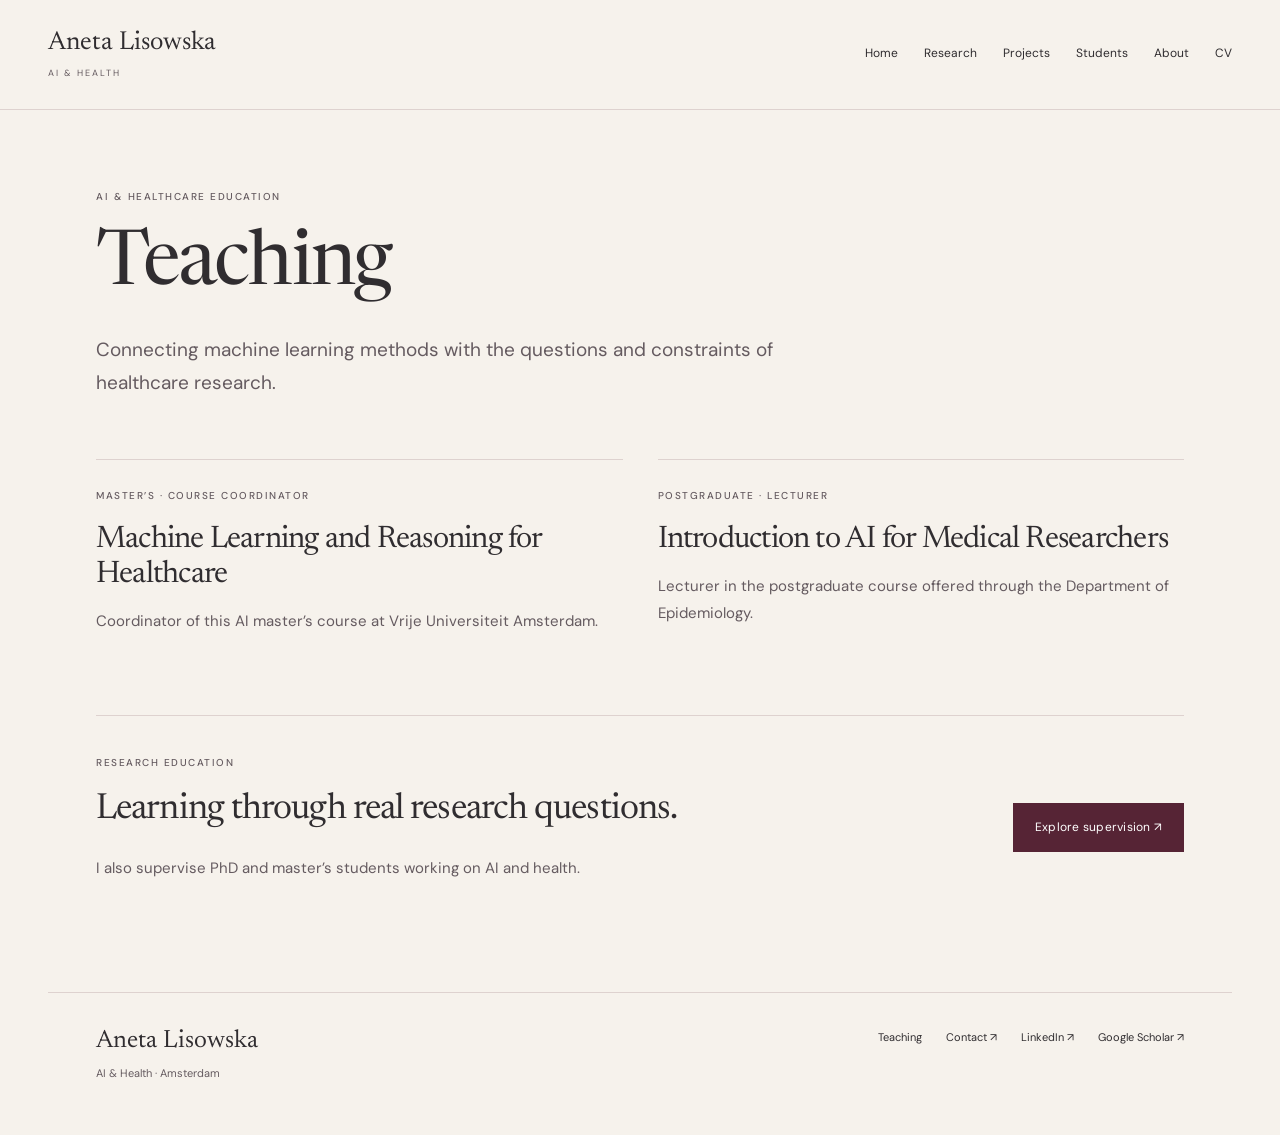
<file: teaching.html>
<!doctype html>
<html lang="en"><head><meta charset="utf-8"><meta name="viewport" content="width=device-width, initial-scale=1">
<title>Teaching | Aneta Lisowska</title><meta name="description" content="Connecting machine learning methods with the questions and constraints of healthcare research.">
<meta name="theme-color" content="#562435"><link rel="stylesheet" href="style.css"></head>
<body><a class="skip" href="#main">Skip to content</a>
<header><div class="header-inner"><a class="brand" href="index.html">Aneta Lisowska<span>AI &amp; Health</span></a>
<nav aria-label="Main navigation"><a href="index.html">Home</a><a href="research.html">Research</a><a href="projects.html">Projects</a><a href="students.html">Students</a><a href="research-journey.html">About</a><a href="cv.html">CV</a></nav></div></header>
<main id="main"><section class="page-heading"><p class="eyebrow">AI & healthcare education</p><h1>Teaching</h1><p class="intro">Connecting machine learning methods with the questions and constraints of healthcare research.</p></section><div class="grid two"><article class="card"><p class="eyebrow">Master’s · Course coordinator</p><h2>Machine Learning and Reasoning for Healthcare</h2><p>Coordinator of this AI master’s course at Vrije Universiteit Amsterdam.</p></article><article class="card"><p class="eyebrow">Postgraduate · Lecturer</p><h2>Introduction to AI for Medical Researchers</h2><p>Lecturer in the postgraduate course offered through the Department of Epidemiology.</p></article>
</div><section class="feature-strip"><div><p class="eyebrow">Research education</p><h2>Learning through real research questions.</h2><p>I also supervise PhD and master’s students working on AI and health.</p></div><a class="button light" href="students.html">Explore supervision ↗</a></section></main>
<footer><div><strong>Aneta Lisowska</strong><p>AI &amp; Health · Amsterdam</p></div><div class="footer-links"><a href="teaching.html" aria-current="page">Teaching</a><a href="mailto:a.j.lisowska@vu.nl">Contact ↗</a><a href="https://www.linkedin.com/in/anetajl/">LinkedIn ↗</a><a href="https://scholar.google.com/citations?user=-hXV9EsAAAAJ&amp;hl=en">Google Scholar ↗</a></div></footer>
</body></html>
</file>
<file: style.css>
@import url('https://fonts.googleapis.com/css2?family=DM+Sans:wght@400;500;600;700&family=Newsreader:ital,wght@0,400;0,500;0,600;1,400;1,500&display=swap');
:root{--paper:#F6F2EC;--ink:#302D30;--muted:#655B60;--green:#562435;--line:#DED2CF;--accent:#C9A7A1;--radius:0}
*{box-sizing:border-box}html{scroll-behavior:smooth}body{margin:0;background:var(--paper);color:var(--ink);font:16px/1.8 'DM Sans',Arial,sans-serif}a{color:inherit;text-underline-offset:5px}a:hover{color:#762F43}a:focus-visible{outline:2px solid #762F43;outline-offset:5px}p{margin:0 0 20px}h1,h2,h3{font-family:Newsreader,Georgia,serif;font-weight:400;line-height:1.12;letter-spacing:-.025em}h1{font-size:clamp(44px,6vw,76px);margin:0 0 25px}h2{font-size:42px;margin:0 0 25px}h3{font-size:29px;margin:0 0 18px}em{font-weight:400;color:#762F43}header{border-bottom:1px solid var(--line)}.header-inner{max-width:1280px;margin:auto;padding:28px 48px;display:flex;align-items:center;justify-content:space-between;gap:30px}.brand{font-family:Newsreader,Georgia,serif;font-size:26px;text-decoration:none;line-height:1.2;white-space:nowrap}.brand span{font:9px/1.8 'DM Sans',sans-serif;display:block;letter-spacing:.22em;text-transform:uppercase;margin-top:6px;color:var(--muted)}nav{display:flex;flex-wrap:wrap;gap:26px}nav a{font-size:12px;text-decoration:none;border-bottom:1px solid transparent;padding:8px 0}nav a[aria-current]{border-color:var(--green)}main{max-width:1184px;margin:auto;padding:0 48px 90px}.eyebrow{font:500 10px/1.8 'DM Sans',Arial,sans-serif;letter-spacing:.15em;text-transform:uppercase;color:var(--muted);margin:0 0 18px}.page-heading{padding:78px 0 60px;max-width:850px}.intro{font-size:19px;line-height:1.7;color:var(--muted);max-width:750px;margin:0}.editorial-hero{display:grid;grid-template-columns:1.45fr 1fr;gap:70px;align-items:center;padding:70px 0 55px}.hero-copy h1{font-size:clamp(54px,6.3vw,83px);line-height:1.02;margin:25px 0}.hero-copy .eyebrow{font-size:9px;letter-spacing:.13em}.hero-intro{font-size:21px;line-height:1.6;max-width:540px}.hero-detail{font-size:15px;line-height:1.85;max-width:500px;color:var(--muted)}.hero-portrait{margin:0;padding-top:10px}.hero-portrait img{display:block;width:100%;height:420px;object-fit:cover;object-position:50% 30%;border-radius:48% 48% 2px 2px}.hero-portrait figcaption{font-size:10px;color:var(--muted);line-height:1.7;padding-top:15px;letter-spacing:.025em}.hero-actions{display:flex;align-items:center;flex-wrap:wrap;gap:24px;margin-top:30px}.button{display:inline-flex;align-items:center;justify-content:space-between;gap:24px;background:var(--green);color:white;text-decoration:none;padding:13px 21px;font-size:12px;letter-spacing:.02em;border:1px solid var(--green)}.button:hover{color:white;background:#762F43}.text-link{font-size:12px;font-weight:500}.research-context{display:grid;grid-template-columns:repeat(3,1fr);gap:30px;border-top:1px solid var(--line);border-bottom:1px solid var(--line);padding:25px 0}.research-context p{font-size:13px;margin:0}.research-context span{display:block;font-size:9px;text-transform:uppercase;letter-spacing:.14em;color:var(--muted);margin-bottom:4px}.research-statement{display:grid;grid-template-columns:1fr 2.4fr;gap:50px;padding-top:85px}.research-statement .eyebrow{padding-top:8px}.research-statement h2{font-size:42px;max-width:650px}.research-statement p:not(.eyebrow){color:var(--muted);font-size:16px}.section{margin-top:90px}.section-title{margin-bottom:36px}.section-title h2{font-size:44px}.section-title .intro{font-size:17px}.method-section{border-bottom:1px solid var(--line);padding-bottom:50px}.method-grid{display:grid;grid-template-columns:repeat(3,minmax(0,1fr));gap:35px}.method{border-top:1px solid var(--line);padding-top:12px}.method svg{width:100%;height:145px;display:block;margin-bottom:20px;opacity:.85}.method h3{font-size:29px;min-height:65px}.method p:not(.eyebrow){font-size:14px;color:var(--muted);line-height:1.85}.method a{font-size:11px}.method .eyebrow{font-size:9px}.decision-question{margin-top:35px;padding:20px 0 0;text-align:center}.decision-question>span{font-size:25px;color:#762F43}.decision-question h3{font-size:32px;margin:8px 0 12px}.decision-question p{font-size:14px;color:var(--muted);margin:0}.figure-note{font-size:10px;color:var(--muted);margin:25px 0 0;text-align:center}.evidence-row{display:grid;grid-template-columns:160px 1fr 25px;gap:30px;border-top:1px solid var(--line);padding:28px 0}.evidence-row .eyebrow{font-size:9px;margin-top:5px}.evidence-row h3{font-size:30px;margin-bottom:10px}.evidence-row h3 a{text-decoration:none}.evidence-row p:not(.eyebrow){font-size:14px;color:var(--muted);margin-bottom:10px}.evidence-row span{font-size:10px;color:var(--muted)}.work-arrow{font-size:22px;text-decoration:none}.all-publications{display:inline-block;margin-top:20px}.project-preview{display:grid;grid-template-columns:1fr 1.5fr;gap:70px}.project-preview-list>a{display:flex;align-items:start;gap:24px;text-decoration:none;border-top:1px solid var(--line);padding:23px 0}.project-preview-list>a>span{font-size:10px;color:var(--muted);padding-top:5px}.project-preview-list h3{font-size:29px;margin:0 0 10px}.project-preview-list p{font-size:14px;color:var(--muted);line-height:1.75;margin:0}.project-preview-list b{font-weight:400;margin-left:auto}.collaboration-invitation{margin-top:90px;padding:55px;background:#EEE3DF;border-top:1px solid #C9A7A1}.collaboration-invitation h2{font-size:49px}.collaboration-invitation p:not(.eyebrow){max-width:620px;font-size:16px;color:var(--muted)}.contact-email{font-size:12px;display:block;margin-top:17px}.grid{display:grid;gap:35px}.two{grid-template-columns:repeat(2,minmax(0,1fr))}.three{grid-template-columns:repeat(3,minmax(0,1fr))}.card{background:transparent;border-top:1px solid var(--line);padding:27px 0 15px}.card h2{font-size:31px;margin-bottom:15px}.card p:not(.eyebrow){font-size:15px;color:var(--muted)}.card p:last-child{margin-bottom:0}.paper-link{display:block;font-size:12px;line-height:1.8;margin-top:14px}.timeline{list-style:none;padding:0;margin:10px 0 0}.timeline li{display:grid;grid-template-columns:170px 1fr}.timeline-date{font-size:11px;padding:8px 25px 0 0;color:var(--muted)}.timeline article{border-left:1px solid var(--line);position:relative;padding:0 0 50px 36px}.timeline article:before{content:'';position:absolute;left:-4px;top:9px;width:7px;height:7px;border-radius:50%;background:#762F43;box-shadow:0 0 0 5px var(--paper)}.timeline article h2{font-size:31px;margin-bottom:14px}.timeline article p:last-child{margin-bottom:0}.timeline article>p:not(.eyebrow){font-size:15px;color:var(--muted)}.timeline .institution{color:var(--green)!important;font-size:13px!important}.timeline li:last-child article{padding-bottom:0}.reading{max-width:850px}.project-list{display:grid;gap:30px;counter-reset:project}.project-anchor{scroll-margin-top:30px}.project-list .card{display:grid;grid-template-columns:190px 1fr;column-gap:35px;padding:35px 0;counter-increment:project}.project-list .card>.eyebrow{grid-column:1;grid-row:1/5;font-size:9px}.project-list .card>.eyebrow:before{content:'0' counter(project);display:block;font-family:Newsreader,Georgia,serif;font-size:48px;line-height:1;margin-bottom:20px;color:#8F6B73}.project-list .card>*:not(.eyebrow){grid-column:2}.project-list h2{font-size:46px}.tags{display:flex;flex-wrap:wrap;gap:8px 20px;margin-top:20px}.tags span{font-size:10px;color:var(--muted);border-bottom:1px solid var(--line)}.project-contact{border-top:1px solid var(--line);margin-top:30px;padding-top:35px}.project-contact p{font-family:Newsreader,Georgia,serif;font-size:30px}.student-intro{max-width:800px}.student-intro p{font-size:15px;color:var(--muted)}.student-intro strong{font-weight:500;color:var(--ink)}.student-intro .button{background:transparent;color:var(--green)}.research-figure{margin:24px 0;background:#fff;padding:15px}.research-figure img{display:block;width:100%;height:auto;max-height:260px;object-fit:contain}.research-figure figcaption{font-size:10px;color:var(--muted);line-height:1.7;margin-top:13px}.publication-list{list-style:none;padding:0;margin:0 0 25px}.publication-list li{border-bottom:1px solid var(--line);padding:25px 0;font-size:15px}.publication-list span{display:block;font-size:11px;color:var(--muted);margin-top:10px}.publication-list strong{font-weight:500}.visual-publications li{display:flex;gap:23px}.visual-publications .paper-symbol{flex:0 0 45px;font:italic 20px Newsreader,Georgia,serif;color:#762F43;margin-top:3px}.visual-publications a{text-decoration:none}.visual-publications a:hover{text-decoration:underline}.feature-strip{margin-top:65px;border-top:1px solid var(--line);padding-top:38px;display:flex;justify-content:space-between;align-items:center;gap:40px}.feature-strip>div{max-width:700px}.feature-strip p:not(.eyebrow){font-size:15px;color:var(--muted)}.feature-strip h2{font-size:36px}.first{margin-top:0}footer{max-width:1184px;margin:auto;border-top:1px solid var(--line);padding:35px 48px 45px;display:flex;justify-content:space-between;gap:30px}footer strong{font:25px Newsreader,Georgia,serif;font-weight:400}footer p{font-size:11px;color:var(--muted);margin:7px 0}.footer-links{display:flex;gap:24px;font-size:11px}.footer-links a{text-decoration:none}.skip{position:fixed;top:-100px;left:15px;background:white;padding:12px;z-index:10}.skip:focus{top:15px}#student-projects,#student-papers{scroll-margin-top:30px}
@media(max-width:1000px){.header-inner{align-items:flex-start;flex-direction:column;gap:17px}.editorial-hero{gap:35px}.hero-copy h1{font-size:64px}.hero-portrait img{height:380px}.project-preview{gap:35px}.method-grid{gap:22px}.method h3{font-size:26px}.hero-intro{font-size:19px}}
@media(max-width:700px){.header-inner{padding:24px}nav{gap:8px 22px}nav a{font-size:11px}main{padding:0 24px 60px}.page-heading{padding:48px 0 35px}h1{font-size:46px}h2,.section-title h2{font-size:35px}.intro{font-size:17px}.editorial-hero{grid-template-columns:1fr;padding:40px 0}.hero-copy h1{font-size:58px;line-height:1.03}.hero-copy .eyebrow{max-width:260px;line-height:1.9}.hero-portrait{max-width:320px;margin:5px auto 0;width:100%}.hero-portrait img{height:360px}.hero-portrait figcaption{text-align:center}.hero-intro{font-size:20px}.hero-actions{gap:20px}.research-context{grid-template-columns:1fr;gap:15px;padding:22px 0}.research-context p{font-size:12px}.research-context span{margin-bottom:0}.research-statement{grid-template-columns:1fr;gap:8px;padding-top:50px}.research-statement h2{font-size:36px}.section{margin-top:55px}.method-grid{grid-template-columns:1fr;gap:30px}.method svg{max-width:290px;height:145px;margin:auto auto 18px}.method h3{font-size:30px;min-height:0}.method p:not(.eyebrow){font-size:15px}.method a{font-size:12px}.decision-question h3{font-size:30px}.evidence-row{grid-template-columns:1fr 20px;gap:5px 15px;padding:23px 0}.evidence-row>.eyebrow{grid-column:1/-1}.evidence-row>div{grid-column:1}.work-arrow{grid-column:2;grid-row:2}.evidence-row h3{font-size:29px}.project-preview{grid-template-columns:1fr;gap:0}.collaboration-invitation{margin-top:55px;padding:30px 25px}.collaboration-invitation h2{font-size:37px}.two,.three{grid-template-columns:1fr}.grid{gap:20px}.card h2{font-size:30px}.timeline li{grid-template-columns:1fr}.timeline-date{padding:0 0 14px 25px}.timeline article{padding-left:25px;padding-bottom:35px}.timeline article h2{font-size:29px}.project-list .card{display:block;padding:25px 0}.project-list .card>.eyebrow:before{font-size:34px;margin-bottom:12px}.project-list h2{font-size:41px}.feature-strip{flex-direction:column;align-items:start;gap:10px}.visual-publications li{gap:15px}.visual-publications .paper-symbol{flex-basis:35px}.research-figure{padding:8px}footer{padding:30px 24px;flex-direction:column}.footer-links{gap:25px}.hero-detail{font-size:15px}}
@media(prefers-reduced-motion:reduce){html{scroll-behavior:auto}}

:root{--space-1:8px;--space-2:16px;--space-3:24px;--space-4:40px;--space-5:64px;--space-6:96px}
.editorial-hero{padding-top:var(--space-5);padding-bottom:var(--space-5)}.hero-copy h1{font-size:clamp(50px,5.8vw,76px);line-height:1.08}.hero-intro{font-family:Newsreader,Georgia,serif;font-size:27px;line-height:1.35}.hero-detail{font-size:15px}.section{margin-top:var(--space-6)}.approach-grid{display:grid;grid-template-columns:repeat(3,minmax(0,1fr));gap:var(--space-4)}.approach-grid article{border-top:1px solid var(--line);padding-top:var(--space-3)}.approach-grid h3{font-size:28px}.approach-grid p{font-size:14px;color:var(--muted)}.project-preview-list small{display:block;color:var(--green);font-size:11px;margin-top:12px;line-height:1.6}.agenda-section{border-top:1px solid var(--line);padding-top:var(--space-5)}.agenda-list{list-style:none;padding:0;margin:40px 0 0}.agenda-list li{display:grid;grid-template-columns:100px 1fr;gap:var(--space-4);padding:30px 0;border-top:1px solid var(--line)}.agenda-list li>span{font-family:Newsreader,Georgia,serif;font-size:36px;color:var(--green)}.agenda-list h3{font-size:33px}.agenda-list p{font-size:15px;color:var(--muted);max-width:780px}.agenda-list .agenda-question{font-size:13px;color:var(--green);margin-bottom:0}.human-introduction{display:grid;grid-template-columns:1fr 2.4fr;gap:50px}.human-introduction .eyebrow{padding-top:8px}.human-introduction p:not(.eyebrow){font-size:15px;color:var(--muted)}.collaboration-options{display:grid;grid-template-columns:repeat(3,minmax(0,1fr));gap:30px;margin:30px 0}.collaboration-options strong{display:block;font-size:14px;color:var(--green);font-weight:500;margin-bottom:10px}.collaboration-options p{font-size:13px!important;line-height:1.85}.collaboration-invitation .button{margin-top:10px}.evidence-row span{font-size:11px}a{transition:color .15s ease,background-color .15s ease}.button:focus-visible{outline-offset:4px}.card .role strong{font-weight:500;color:var(--green)}
@media(max-width:700px){.editorial-hero{padding:40px 0}.hero-copy h1{font-size:52px;line-height:1.08}.hero-intro{font-size:25px}.section{margin-top:64px}.approach-grid,.human-introduction,.collaboration-options{grid-template-columns:1fr;gap:20px}.agenda-section{padding-top:40px}.agenda-list li{grid-template-columns:35px 1fr;gap:15px}.agenda-list h3{font-size:29px}.agenda-list li>span{font-size:28px}.human-introduction h2{font-size:34px}.collaboration-options{margin:25px 0;gap:5px}.collaboration-invitation h2{font-size:36px}}
@media(prefers-reduced-motion:reduce){a{transition:none}}
.journey-opening{max-width:900px;border-top:1px solid var(--line);padding-top:35px}.journey-opening h2{font-size:38px;line-height:1.2}.journey-opening>p:last-child{font-size:16px;color:var(--muted);max-width:790px}.journey-navigation{border-top:1px solid var(--line);border-bottom:1px solid var(--line);padding:18px 0;margin:35px 0 60px;gap:12px 23px}.journey-navigation a{font-size:10px}.narrative-journey{list-style:none;margin:0;padding:0}.narrative-journey>li{display:grid;grid-template-columns:170px 1fr;gap:35px;position:relative;padding-bottom:65px;scroll-margin-top:30px}.chapter-margin{border-top:1px solid var(--line);padding-top:24px}.chapter-number{font:45px/1 Newsreader,Georgia,serif;color:var(--green)}.chapter-margin p{font-size:11px;color:var(--muted);line-height:1.9;margin:15px 0 0}.narrative-journey article{border-top:1px solid var(--line);padding-top:26px;max-width:830px}.narrative-journey article h2{font-size:42px;line-height:1.18}.narrative-journey article>p:not(.eyebrow){font-size:15px;color:var(--muted);line-height:1.95}.narrative-journey .research-figure{max-width:650px}.turning-question{margin:28px 0;padding:21px 25px;border-left:2px solid var(--green);background:#EEE3DF;font:23px/1.4 Newsreader,Georgia,serif;color:var(--ink)}.turning-question span{display:block;font:500 9px/1.8 'DM Sans',Arial,sans-serif;text-transform:uppercase;letter-spacing:.12em;color:var(--green);margin-bottom:10px}.journey-closing{border-top:1px solid var(--line);padding-top:22px;margin-top:30px}.journey-closing p{font-size:11px;color:var(--muted)}.journey-closing h3{font-size:28px;line-height:1.35}.journey-contact{padding:40px;background:#EEE3DF}.journey-contact h2{font-size:39px}.journey-contact>p:not(.eyebrow){max-width:700px;font-size:15px;color:var(--muted)}.career-record details{border-top:1px solid var(--line);border-bottom:1px solid var(--line);padding:24px 0}.career-record summary{font:30px/1.4 Newsreader,Georgia,serif;cursor:pointer;color:var(--green)}.career-record summary:focus-visible{outline:2px solid var(--green);outline-offset:6px}.career-note{margin:25px 0;font-size:13px;color:var(--muted)}.career-record .timeline{margin-top:40px}
@media(max-width:700px){.journey-opening h2{font-size:32px}.journey-navigation{margin-bottom:40px}.narrative-journey>li{grid-template-columns:1fr;gap:0;padding-bottom:45px}.chapter-margin{padding-top:20px;display:flex;gap:20px;align-items:center;margin-bottom:22px}.chapter-number{font-size:35px}.chapter-margin p{margin:0;font-size:10px}.narrative-journey article{border-top:none;padding-top:0}.narrative-journey article h2{font-size:34px}.turning-question{font-size:23px;padding:18px}.journey-contact{padding:30px 24px}.journey-contact h2{font-size:34px}.career-record summary{font-size:26px}}
.framework-stages{display:grid;grid-template-columns:repeat(4,minmax(0,1fr));gap:25px;padding:0;margin:35px 0 0;list-style:none}.framework-stages li{border-top:1px solid var(--line);padding-top:20px}.framework-stages li>span{font-size:9px;letter-spacing:.12em;text-transform:uppercase;color:var(--green);display:block;margin-bottom:17px}.framework-stages h3{font-size:28px;line-height:1.2}.framework-stages p{font-size:13px;line-height:1.8;color:var(--muted)}.framework-feedback{border-bottom:1px solid var(--line);text-align:center;padding:15px 0 20px;font-size:12px;color:var(--green);margin:0}.decision-framework .figure-note{max-width:800px;margin:20px auto 0;line-height:1.8}.decision-framework .section-title h2{font-size:42px}
@media(max-width:850px){.framework-stages{grid-template-columns:repeat(2,minmax(0,1fr))}}
@media(max-width:700px){.framework-stages{grid-template-columns:1fr;gap:12px}.framework-stages h3{font-size:29px;margin-bottom:12px}.framework-stages p{font-size:14px}.framework-feedback{text-align:left}.decision-framework .section-title h2{font-size:35px}}
.outcome-objective{margin-top:30px;padding:30px 35px;border-top:2px solid var(--green);background:#EEE3DF;text-align:center}.outcome-objective h3{font-size:36px;line-height:1.2}.outcome-objective>p:last-child{font-size:13px;line-height:1.9;color:var(--muted);max-width:760px;margin:0 auto}.outcome-objective .eyebrow{color:var(--green)}
@media(max-width:700px){.outcome-objective{padding:25px 20px;text-align:left}.outcome-objective h3{font-size:30px}}
.concise-opening{border-top:none;padding-top:0;max-width:810px;margin-bottom:48px}.concise-opening>p:last-child{margin:0;font-size:17px}.concise-journey>li{grid-template-columns:120px 1fr;gap:35px;padding-bottom:44px}.concise-journey .chapter-margin{border-top:none;position:relative;padding-top:4px;border-left:1px solid var(--line);padding-left:22px}.concise-journey .chapter-margin:before{content:'';position:absolute;top:14px;left:-4px;width:7px;height:7px;border-radius:50%;background:var(--green)}.concise-journey .chapter-number{font-size:35px}.concise-journey .chapter-margin p{font-size:10px;margin-top:12px}.concise-journey article{padding-top:0;border-top:none;padding-bottom:25px;border-bottom:1px solid var(--line)}.concise-journey article h2{font-size:35px;margin-bottom:18px}.concise-journey article>.eyebrow{font-size:9px;margin-bottom:12px}.concise-journey article>p:not(.eyebrow){font-size:15px;line-height:1.85;margin-bottom:16px}.concise-journey article>.journey-question{font-family:Newsreader,Georgia,serif;font-size:23px;line-height:1.4;color:var(--green);font-style:italic;margin:20px 0 17px}.journey-evidence{display:flex;flex-wrap:wrap;gap:10px 24px}.journey-evidence a{font-size:11px}.concise-journey>li:last-child{padding-bottom:15px}.cv-context{font-size:14px;color:var(--muted);margin-bottom:40px}.cv-resources{margin-top:55px;padding-top:30px;border-top:1px solid var(--line);display:flex;flex-wrap:wrap;gap:20px 35px}.cv-resources a{font-size:13px}
@media(max-width:700px){.concise-opening{margin-bottom:35px}.concise-journey>li{grid-template-columns:1fr;gap:0;padding-left:20px;border-left:1px solid var(--line);padding-bottom:30px}.concise-journey .chapter-margin{border-left:none;padding-left:0;margin-bottom:16px;padding-top:0;gap:15px}.concise-journey .chapter-margin:before{left:-24px;top:12px}.concise-journey .chapter-number{font-size:28px}.concise-journey .chapter-margin p{margin:0}.concise-journey article h2{font-size:31px}.concise-journey article>.journey-question{font-size:23px}.journey-evidence{gap:8px 15px}}
.signature-vision{margin-top:35px;padding-top:50px;border-top:1px solid var(--line)}.signature-vision h2{font-size:44px}.vision-copy{max-width:760px;font-size:16px;color:var(--muted);line-height:1.85}.signature-diagram{margin:38px 0 24px}.signature-flow{display:grid;grid-template-columns:repeat(4,minmax(0,1fr));list-style:none;margin:0;padding:0;gap:36px}.signature-flow li{position:relative;padding:20px 0 10px;border-top:1px solid #C9A7A1}.signature-flow li:not(:last-child):after{content:'→';position:absolute;right:-27px;top:44px;color:var(--green);font-size:23px}.signature-flow li>span{display:block;font-size:9px;text-transform:uppercase;letter-spacing:.12em;color:var(--green);margin-bottom:15px}.signature-flow h3{font-size:27px;line-height:1.2;margin:0;min-height:65px}.signature-loop{border-left:1px solid #C9A7A1;border-bottom:1px solid #C9A7A1;padding:15px 20px;text-align:center;font-size:11px;color:var(--muted);margin:15px 0 25px}.signature-loop>span{font-size:19px;color:var(--green);margin-right:10px}.signature-outcome{display:flex;align-items:center;justify-content:space-between;gap:25px;background:#EEE3DF;border-top:2px solid var(--green);padding:20px 26px}.signature-outcome>span{font-size:9px;text-transform:uppercase;letter-spacing:.13em;color:var(--green)}.signature-outcome strong{font-family:Newsreader,Georgia,serif;font-weight:400;font-size:31px;line-height:1.2}.signature-diagram figcaption{font-size:10px;color:var(--muted);margin-top:14px}.compact-projects{margin-top:80px}.compact-projects>a{display:grid;grid-template-columns:35px 190px 1fr 20px;gap:20px;align-items:center;padding:24px 0;border-top:1px solid var(--line);text-decoration:none}.compact-projects>a>span{font-size:11px;color:var(--muted)}.compact-projects h3{font-size:31px;margin:0}.compact-projects>a>p{font-size:14px;color:var(--muted);line-height:1.8;margin:0}.compact-projects b{font-weight:400;font-size:20px}.compact-projects>a:hover h3{text-decoration:underline;text-underline-offset:6px}.home-invitation{margin-top:75px;border-top:1px solid var(--line);padding-top:40px}.home-invitation h2{font-size:43px}.home-invitation>p:not(.eyebrow){font-size:16px;color:var(--muted);max-width:680px}.footer-links{flex-wrap:wrap;row-gap:12px;max-width:650px}body:has(.signature-vision) footer p{display:none}body:has(.signature-vision) .hero-intro{font-family:'DM Sans',Arial,sans-serif;font-size:19px;line-height:1.8}body:has(.signature-vision) .hero-actions{margin-top:28px}body:has(.signature-vision) .editorial-hero{padding-bottom:35px}.method-section:first-child{margin-top:0}
@media(max-width:850px){.signature-flow{grid-template-columns:repeat(2,minmax(0,1fr));gap:25px 40px}.signature-flow li:nth-child(2):after{content:none}.compact-projects>a{grid-template-columns:25px 150px 1fr 16px;gap:15px}.signature-outcome strong{font-size:28px}}
@media(max-width:700px){.signature-vision{margin-top:20px;padding-top:35px}.signature-vision h2{font-size:35px}.vision-copy{font-size:15px}.signature-flow{grid-template-columns:1fr;gap:0;padding-left:15px}.signature-flow li{border-top:none;border-left:1px solid #C9A7A1;padding:0 0 28px 23px}.signature-flow li:before{content:'';position:absolute;top:6px;left:-4px;width:7px;height:7px;border-radius:50%;background:var(--green)}.signature-flow li:not(:last-child):after{content:none}.signature-flow h3{min-height:0;font-size:28px}.signature-flow li>span{margin-bottom:9px}.signature-flow li:last-child{padding-bottom:5px}.signature-loop{margin-top:10px;text-align:left;padding-left:15px}.signature-outcome{align-items:start;flex-direction:column;gap:12px;padding:20px}.signature-outcome strong{font-size:29px}.compact-projects{margin-top:55px}.compact-projects>a{grid-template-columns:25px 1fr 20px;gap:5px 15px;padding:23px 0}.compact-projects>a>p{grid-column:2;grid-row:2;font-size:14px}.compact-projects b{grid-column:3;grid-row:1}.compact-projects h3{font-size:30px}.home-invitation{margin-top:50px;padding-top:30px}.home-invitation h2{font-size:35px}.home-invitation>p:not(.eyebrow){font-size:15px}.footer-links{gap:12px 20px}body:has(.signature-vision) .hero-intro{font-size:18px}}
.compact-projects small{display:block;color:var(--green);font-size:11px;line-height:1.7;margin-top:7px}.home-agenda{margin-top:65px;padding-top:35px;border-top:1px solid var(--line)}.home-agenda h2{font-size:38px}.home-agenda>p:not(.eyebrow){font-size:15px;color:var(--muted);max-width:780px}.audience-routes{display:grid;grid-template-columns:1.55fr 1fr;gap:65px}.audience-routes article>p:not(.eyebrow){font-size:15px;color:var(--muted);line-height:1.85}.audience-invitation h2{font-size:39px}.student-route{border-left:1px solid var(--line);padding-left:35px}.student-route h3{font-size:30px;line-height:1.25}.student-route>p:not(.eyebrow){font-size:14px!important}.prospective-students{scroll-margin-top:30px}.prospective-students>h2{font-size:39px;max-width:700px}.student-research-context{font-size:15px;color:var(--muted);max-width:820px}.student-questions{display:grid;grid-template-columns:repeat(3,minmax(0,1fr));gap:30px;margin:30px 0}.student-questions article{border-top:1px solid var(--line);padding-top:22px}.student-questions h3{font-size:28px;line-height:1.25}.student-questions p{font-size:14px;color:var(--muted)}.student-enquiry{background:#EEE3DF;padding:30px;margin:35px 0 45px}.student-enquiry h3{font-size:31px}.student-enquiry p{font-size:14px;color:var(--muted);max-width:820px}.student-enquiry .text-link{display:inline-block;margin:18px 0 0 20px}
@media(max-width:850px){.audience-routes{gap:35px}.student-questions{grid-template-columns:1fr;gap:10px}}
@media(max-width:700px){.home-agenda{margin-top:50px;padding-top:30px}.home-agenda h2{font-size:33px}.audience-routes{grid-template-columns:1fr;gap:35px}.audience-invitation h2{font-size:34px}.student-route{border-left:none;border-top:1px solid var(--line);padding:30px 0 0}.student-route h3{font-size:30px}.prospective-students>h2{font-size:33px}.student-enquiry{padding:25px 20px}.student-enquiry .text-link{margin-left:0;display:block}}
</file>
